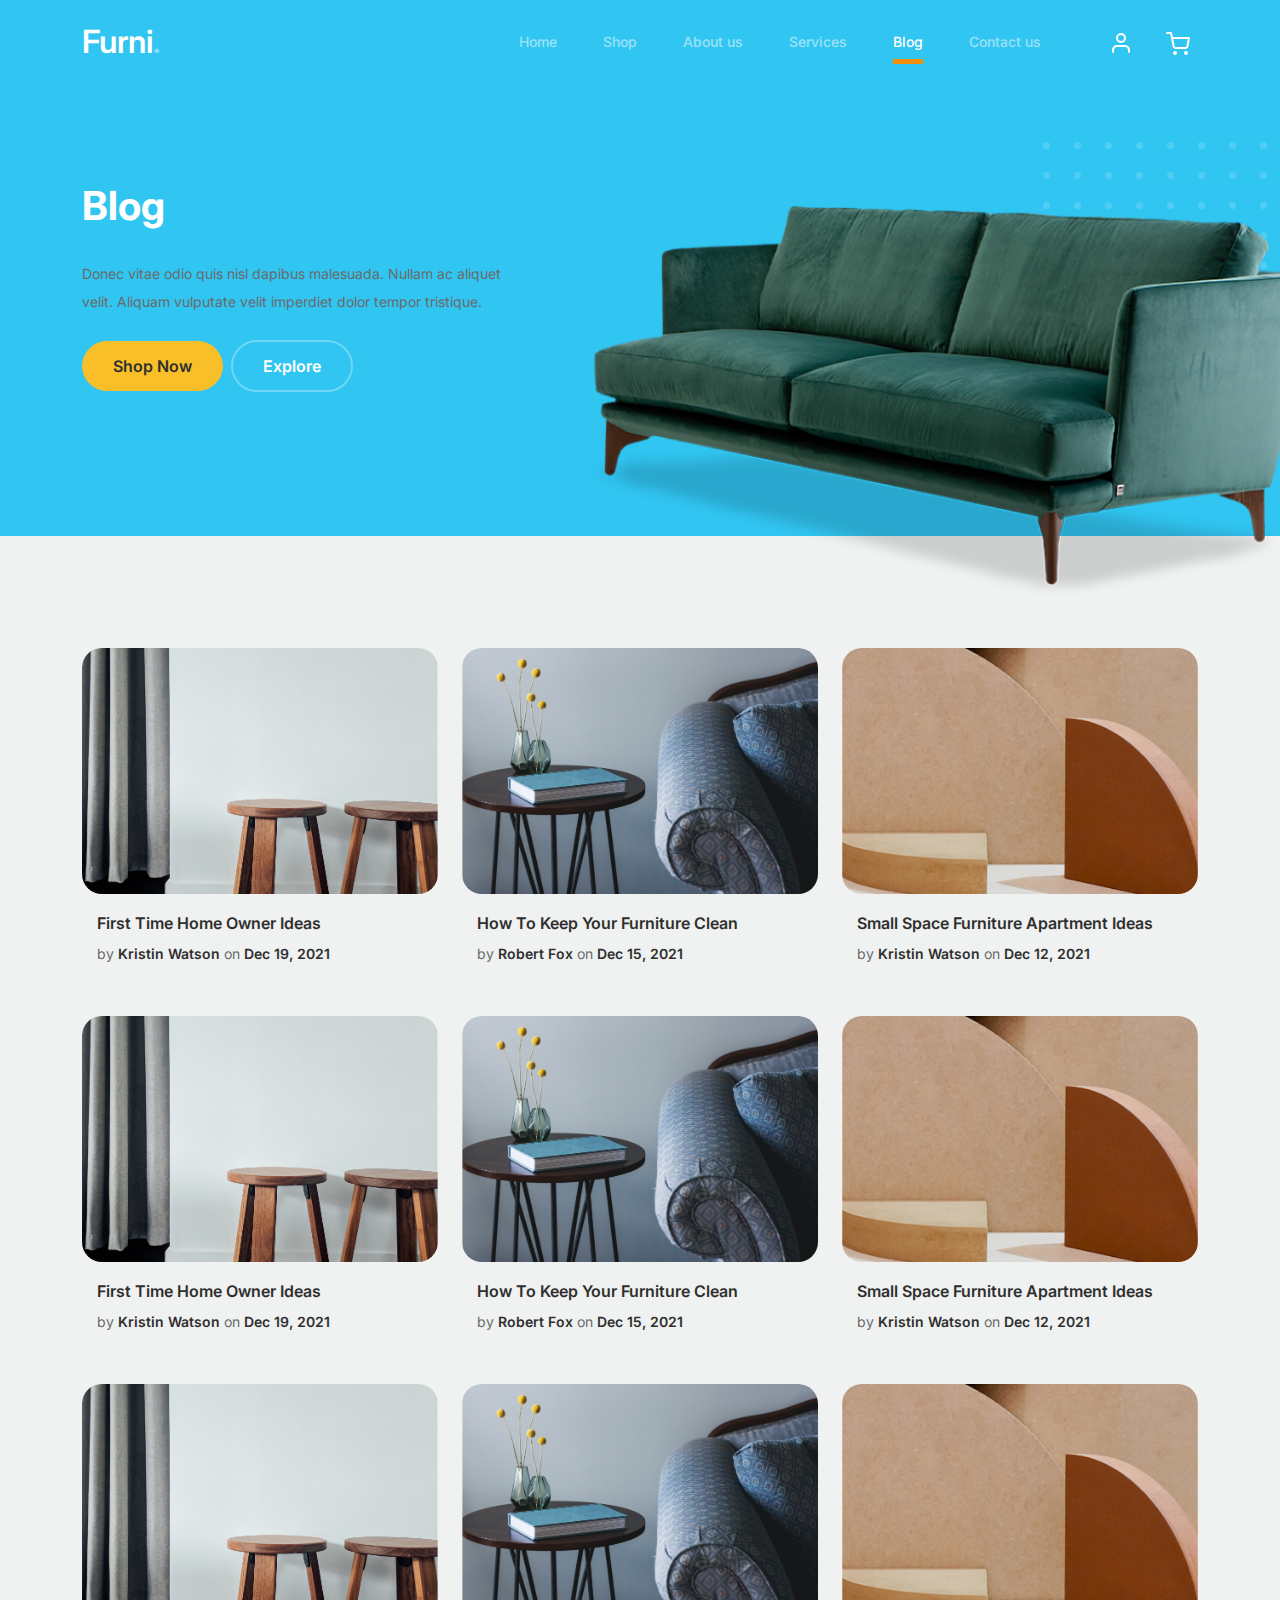
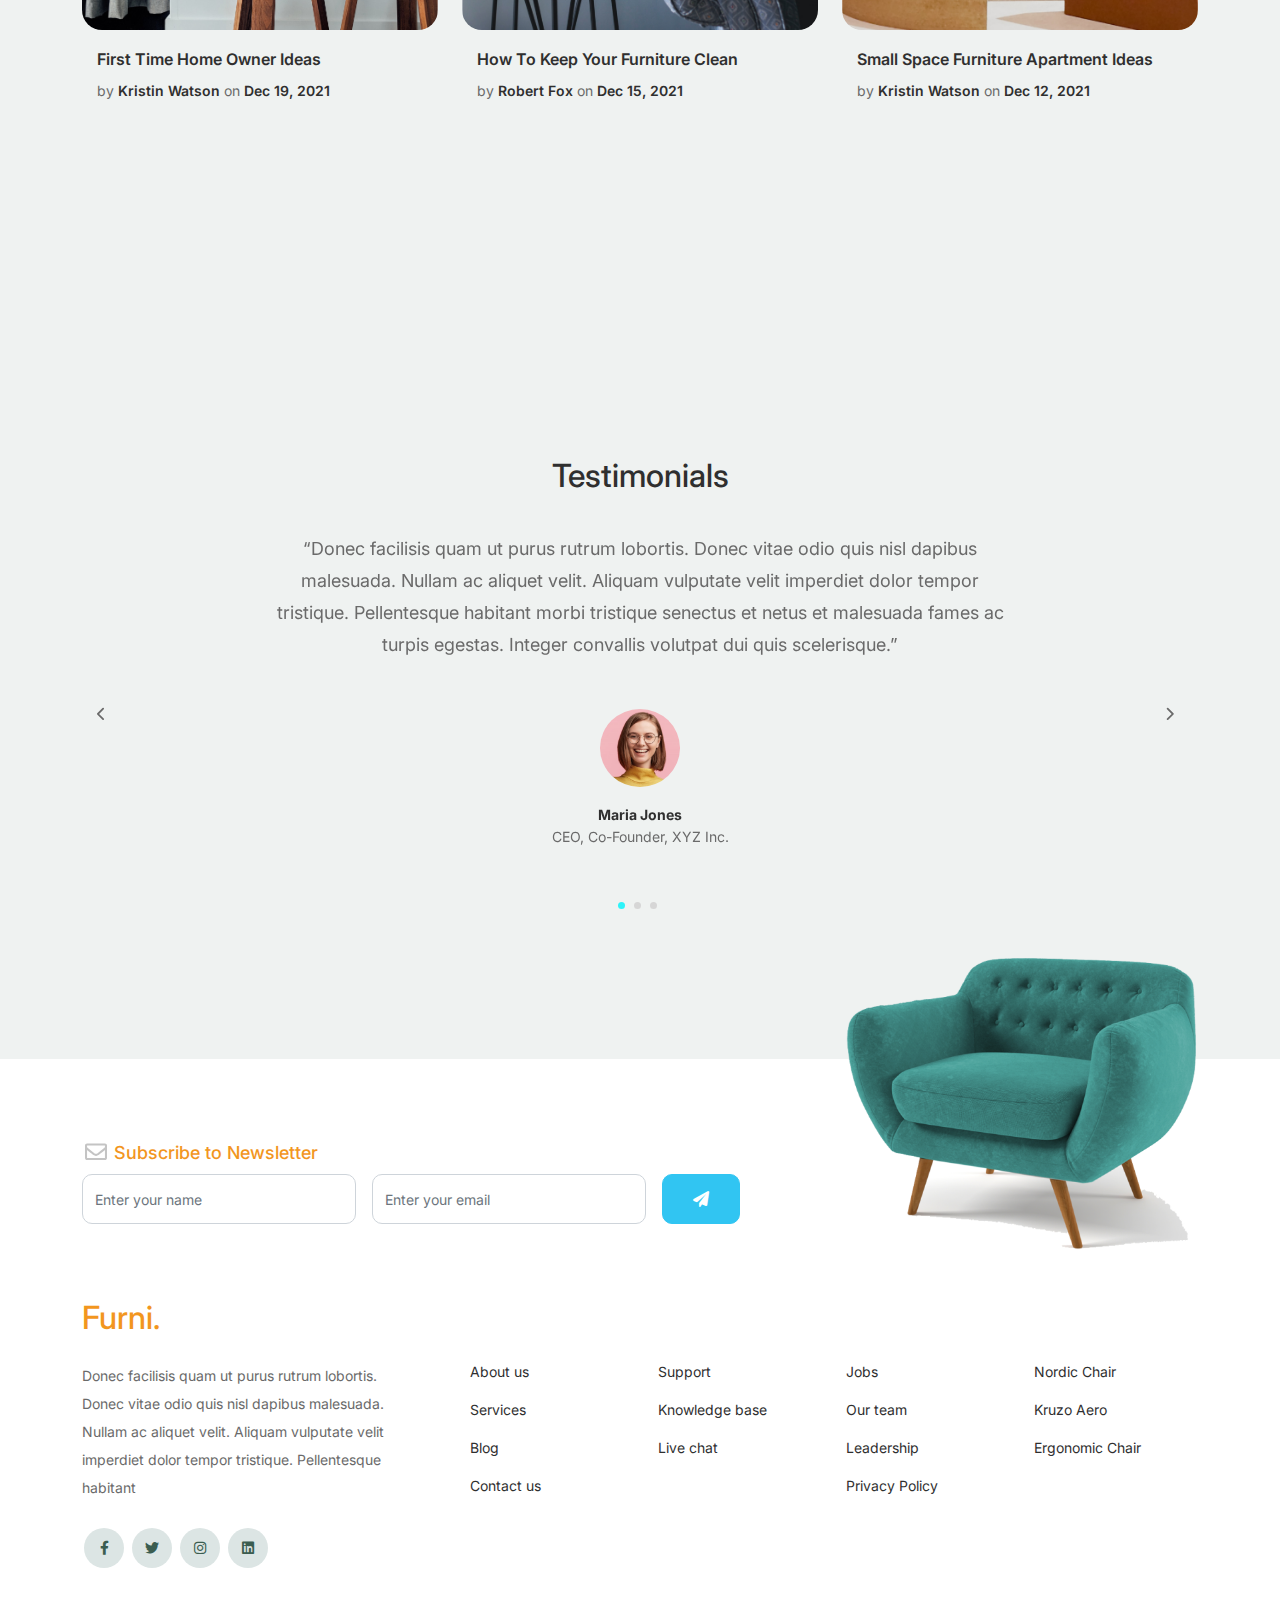
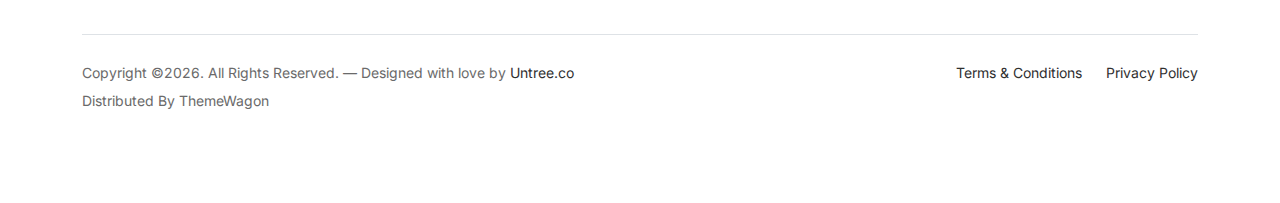
<file: blog.html>
<!-- /*
* Bootstrap 5
* Template Name: Furni
* Template Author: Untree.co
* Template URI: https://untree.co/
* License: https://creativecommons.org/licenses/by/3.0/
*/ -->
<!doctype html>
<html lang="en">
<head>
  <meta charset="utf-8">
  <meta name="viewport" content="width=device-width, initial-scale=1, shrink-to-fit=no">
  <meta name="author" content="Untree.co">
  <link rel="shortcut icon" href="favicon.png">

  <meta name="description" content="" />
  <meta name="keywords" content="bootstrap, bootstrap4" />

		<!-- Bootstrap CSS -->
		<link href="css/bootstrap.min.css" rel="stylesheet">
		<link href="https://cdnjs.cloudflare.com/ajax/libs/font-awesome/6.0.0-beta3/css/all.min.css" rel="stylesheet">
		<link href="css/tiny-slider.css" rel="stylesheet">
		<link href="css/style.css" rel="stylesheet">
		<title>Furni Free Bootstrap 5 Template for Furniture and Interior Design Websites by Untree.co </title>
	</head>

	<body>

		<!-- Start Header/Navigation -->
		<nav class="custom-navbar navbar navbar navbar-expand-md navbar-dark bg-dark" arial-label="Furni navigation bar">

			<div class="container">
				<a class="navbar-brand" href="index.html">Furni<span>.</span></a>

				<button class="navbar-toggler" type="button" data-bs-toggle="collapse" data-bs-target="#navbarsFurni" aria-controls="navbarsFurni" aria-expanded="false" aria-label="Toggle navigation">
					<span class="navbar-toggler-icon"></span>
				</button>

				<div class="collapse navbar-collapse" id="navbarsFurni">
					<ul class="custom-navbar-nav navbar-nav ms-auto mb-2 mb-md-0">
						<li class="nav-item">
							<a class="nav-link" href="index.html">Home</a>
						</li>
						<li><a class="nav-link" href="shop.html">Shop</a></li>
						<li><a class="nav-link" href="about.html">About us</a></li>
						<li><a class="nav-link" href="services.html">Services</a></li>
						<li class="active"><a class="nav-link" href="blog.html">Blog</a></li>
						<li><a class="nav-link" href="contact.html">Contact us</a></li>
					</ul>

					<ul class="custom-navbar-cta navbar-nav mb-2 mb-md-0 ms-5">
						<li><a class="nav-link" href="#"><img src="images/user.svg"></a></li>
						<li><a class="nav-link" href="cart.html"><img src="images/cart.svg"></a></li>
					</ul>
				</div>
			</div>
				
		</nav>
		<!-- End Header/Navigation -->

		<!-- Start Hero Section -->
			<div class="hero">
				<div class="container">
					<div class="row justify-content-between">
						<div class="col-lg-5">
							<div class="intro-excerpt">
								<h1>Blog</h1>
								<p class="mb-4">Donec vitae odio quis nisl dapibus malesuada. Nullam ac aliquet velit. Aliquam vulputate velit imperdiet dolor tempor tristique.</p>
								<p><a href="" class="btn btn-secondary me-2">Shop Now</a><a href="#" class="btn btn-white-outline">Explore</a></p>
							</div>
						</div>
						<div class="col-lg-7">
							<div class="hero-img-wrap">
								<img src="images/couch.png" class="img-fluid">
							</div>
						</div>
					</div>
				</div>
			</div>
		<!-- End Hero Section -->

		

		<!-- Start Blog Section -->
		<div class="blog-section">
			<div class="container">
				
				<div class="row">

					<div class="col-12 col-sm-6 col-md-4 mb-5">
						<div class="post-entry">
							<a href="#" class="post-thumbnail"><img src="images/post-1.jpg" alt="Image" class="img-fluid"></a>
							<div class="post-content-entry">
								<h3><a href="#">First Time Home Owner Ideas</a></h3>
								<div class="meta">
									<span>by <a href="#">Kristin Watson</a></span> <span>on <a href="#">Dec 19, 2021</a></span>
								</div>
							</div>
						</div>
					</div>

					<div class="col-12 col-sm-6 col-md-4 mb-5">
						<div class="post-entry">
							<a href="#" class="post-thumbnail"><img src="images/post-2.jpg" alt="Image" class="img-fluid"></a>
							<div class="post-content-entry">
								<h3><a href="#">How To Keep Your Furniture Clean</a></h3>
								<div class="meta">
									<span>by <a href="#">Robert Fox</a></span> <span>on <a href="#">Dec 15, 2021</a></span>
								</div>
							</div>
						</div>
					</div>

					<div class="col-12 col-sm-6 col-md-4 mb-5">
						<div class="post-entry">
							<a href="#" class="post-thumbnail"><img src="images/post-3.jpg" alt="Image" class="img-fluid"></a>
							<div class="post-content-entry">
								<h3><a href="#">Small Space Furniture Apartment Ideas</a></h3>
								<div class="meta">
									<span>by <a href="#">Kristin Watson</a></span> <span>on <a href="#">Dec 12, 2021</a></span>
								</div>
							</div>
						</div>
					</div>

					<div class="col-12 col-sm-6 col-md-4 mb-5">
						<div class="post-entry">
							<a href="#" class="post-thumbnail"><img src="images/post-1.jpg" alt="Image" class="img-fluid"></a>
							<div class="post-content-entry">
								<h3><a href="#">First Time Home Owner Ideas</a></h3>
								<div class="meta">
									<span>by <a href="#">Kristin Watson</a></span> <span>on <a href="#">Dec 19, 2021</a></span>
								</div>
							</div>
						</div>
					</div>

					<div class="col-12 col-sm-6 col-md-4 mb-5">
						<div class="post-entry">
							<a href="#" class="post-thumbnail"><img src="images/post-2.jpg" alt="Image" class="img-fluid"></a>
							<div class="post-content-entry">
								<h3><a href="#">How To Keep Your Furniture Clean</a></h3>
								<div class="meta">
									<span>by <a href="#">Robert Fox</a></span> <span>on <a href="#">Dec 15, 2021</a></span>
								</div>
							</div>
						</div>
					</div>

					<div class="col-12 col-sm-6 col-md-4 mb-5">
						<div class="post-entry">
							<a href="#" class="post-thumbnail"><img src="images/post-3.jpg" alt="Image" class="img-fluid"></a>
							<div class="post-content-entry">
								<h3><a href="#">Small Space Furniture Apartment Ideas</a></h3>
								<div class="meta">
									<span>by <a href="#">Kristin Watson</a></span> <span>on <a href="#">Dec 12, 2021</a></span>
								</div>
							</div>
						</div>
					</div>

					<div class="col-12 col-sm-6 col-md-4 mb-5">
						<div class="post-entry">
							<a href="#" class="post-thumbnail"><img src="images/post-1.jpg" alt="Image" class="img-fluid"></a>
							<div class="post-content-entry">
								<h3><a href="#">First Time Home Owner Ideas</a></h3>
								<div class="meta">
									<span>by <a href="#">Kristin Watson</a></span> <span>on <a href="#">Dec 19, 2021</a></span>
								</div>
							</div>
						</div>
					</div>

					<div class="col-12 col-sm-6 col-md-4 mb-5">
						<div class="post-entry">
							<a href="#" class="post-thumbnail"><img src="images/post-2.jpg" alt="Image" class="img-fluid"></a>
							<div class="post-content-entry">
								<h3><a href="#">How To Keep Your Furniture Clean</a></h3>
								<div class="meta">
									<span>by <a href="#">Robert Fox</a></span> <span>on <a href="#">Dec 15, 2021</a></span>
								</div>
							</div>
						</div>
					</div>

					<div class="col-12 col-sm-6 col-md-4 mb-5">
						<div class="post-entry">
							<a href="#" class="post-thumbnail"><img src="images/post-3.jpg" alt="Image" class="img-fluid"></a>
							<div class="post-content-entry">
								<h3><a href="#">Small Space Furniture Apartment Ideas</a></h3>
								<div class="meta">
									<span>by <a href="#">Kristin Watson</a></span> <span>on <a href="#">Dec 12, 2021</a></span>
								</div>
							</div>
						</div>
					</div>

				</div>
			</div>
		</div>
		<!-- End Blog Section -->	

		

		<!-- Start Testimonial Slider -->
		<div class="testimonial-section before-footer-section">
			<div class="container">
				<div class="row">
					<div class="col-lg-7 mx-auto text-center">
						<h2 class="section-title">Testimonials</h2>
					</div>
				</div>

				<div class="row justify-content-center">
					<div class="col-lg-12">
						<div class="testimonial-slider-wrap text-center">

							<div id="testimonial-nav">
								<span class="prev" data-controls="prev"><span class="fa fa-chevron-left"></span></span>
								<span class="next" data-controls="next"><span class="fa fa-chevron-right"></span></span>
							</div>

							<div class="testimonial-slider">
								
								<div class="item">
									<div class="row justify-content-center">
										<div class="col-lg-8 mx-auto">

											<div class="testimonial-block text-center">
												<blockquote class="mb-5">
													<p>&ldquo;Donec facilisis quam ut purus rutrum lobortis. Donec vitae odio quis nisl dapibus malesuada. Nullam ac aliquet velit. Aliquam vulputate velit imperdiet dolor tempor tristique. Pellentesque habitant morbi tristique senectus et netus et malesuada fames ac turpis egestas. Integer convallis volutpat dui quis scelerisque.&rdquo;</p>
												</blockquote>

												<div class="author-info">
													<div class="author-pic">
														<img src="images/person-1.png" alt="Maria Jones" class="img-fluid">
													</div>
													<h3 class="font-weight-bold">Maria Jones</h3>
													<span class="position d-block mb-3">CEO, Co-Founder, XYZ Inc.</span>
												</div>
											</div>

										</div>
									</div>
								</div> 
								<!-- END item -->

								<div class="item">
									<div class="row justify-content-center">
										<div class="col-lg-8 mx-auto">

											<div class="testimonial-block text-center">
												<blockquote class="mb-5">
													<p>&ldquo;Donec facilisis quam ut purus rutrum lobortis. Donec vitae odio quis nisl dapibus malesuada. Nullam ac aliquet velit. Aliquam vulputate velit imperdiet dolor tempor tristique. Pellentesque habitant morbi tristique senectus et netus et malesuada fames ac turpis egestas. Integer convallis volutpat dui quis scelerisque.&rdquo;</p>
												</blockquote>

												<div class="author-info">
													<div class="author-pic">
														<img src="images/person-1.png" alt="Maria Jones" class="img-fluid">
													</div>
													<h3 class="font-weight-bold">Maria Jones</h3>
													<span class="position d-block mb-3">CEO, Co-Founder, XYZ Inc.</span>
												</div>
											</div>

										</div>
									</div>
								</div> 
								<!-- END item -->

								<div class="item">
									<div class="row justify-content-center">
										<div class="col-lg-8 mx-auto">

											<div class="testimonial-block text-center">
												<blockquote class="mb-5">
													<p>&ldquo;Donec facilisis quam ut purus rutrum lobortis. Donec vitae odio quis nisl dapibus malesuada. Nullam ac aliquet velit. Aliquam vulputate velit imperdiet dolor tempor tristique. Pellentesque habitant morbi tristique senectus et netus et malesuada fames ac turpis egestas. Integer convallis volutpat dui quis scelerisque.&rdquo;</p>
												</blockquote>

												<div class="author-info">
													<div class="author-pic">
														<img src="images/person-1.png" alt="Maria Jones" class="img-fluid">
													</div>
													<h3 class="font-weight-bold">Maria Jones</h3>
													<span class="position d-block mb-3">CEO, Co-Founder, XYZ Inc.</span>
												</div>
											</div>

										</div>
									</div>
								</div> 
								<!-- END item -->

							</div>

						</div>
					</div>
				</div>
			</div>
		</div>
		<!-- End Testimonial Slider -->

		

		<!-- Start Footer Section -->
		<footer class="footer-section">
			<div class="container relative">

				<div class="sofa-img">
					<img src="images/sofa.png" alt="Image" class="img-fluid">
				</div>

				<div class="row">
					<div class="col-lg-8">
						<div class="subscription-form">
							<h3 class="d-flex align-items-center"><span class="me-1"><img src="images/envelope-outline.svg" alt="Image" class="img-fluid"></span><span>Subscribe to Newsletter</span></h3>

							<form action="#" class="row g-3">
								<div class="col-auto">
									<input type="text" class="form-control" placeholder="Enter your name">
								</div>
								<div class="col-auto">
									<input type="email" class="form-control" placeholder="Enter your email">
								</div>
								<div class="col-auto">
									<button class="btn btn-primary">
										<span class="fa fa-paper-plane"></span>
									</button>
								</div>
							</form>

						</div>
					</div>
				</div>

				<div class="row g-5 mb-5">
					<div class="col-lg-4">
						<div class="mb-4 footer-logo-wrap"><a href="#" class="footer-logo">Furni<span>.</span></a></div>
						<p class="mb-4">Donec facilisis quam ut purus rutrum lobortis. Donec vitae odio quis nisl dapibus malesuada. Nullam ac aliquet velit. Aliquam vulputate velit imperdiet dolor tempor tristique. Pellentesque habitant</p>

						<ul class="list-unstyled custom-social">
							<li><a href="#"><span class="fa fa-brands fa-facebook-f"></span></a></li>
							<li><a href="#"><span class="fa fa-brands fa-twitter"></span></a></li>
							<li><a href="#"><span class="fa fa-brands fa-instagram"></span></a></li>
							<li><a href="#"><span class="fa fa-brands fa-linkedin"></span></a></li>
						</ul>
					</div>

					<div class="col-lg-8">
						<div class="row links-wrap">
							<div class="col-6 col-sm-6 col-md-3">
								<ul class="list-unstyled">
									<li><a href="#">About us</a></li>
									<li><a href="#">Services</a></li>
									<li><a href="#">Blog</a></li>
									<li><a href="#">Contact us</a></li>
								</ul>
							</div>

							<div class="col-6 col-sm-6 col-md-3">
								<ul class="list-unstyled">
									<li><a href="#">Support</a></li>
									<li><a href="#">Knowledge base</a></li>
									<li><a href="#">Live chat</a></li>
								</ul>
							</div>

							<div class="col-6 col-sm-6 col-md-3">
								<ul class="list-unstyled">
									<li><a href="#">Jobs</a></li>
									<li><a href="#">Our team</a></li>
									<li><a href="#">Leadership</a></li>
									<li><a href="#">Privacy Policy</a></li>
								</ul>
							</div>

							<div class="col-6 col-sm-6 col-md-3">
								<ul class="list-unstyled">
									<li><a href="#">Nordic Chair</a></li>
									<li><a href="#">Kruzo Aero</a></li>
									<li><a href="#">Ergonomic Chair</a></li>
								</ul>
							</div>
						</div>
					</div>

				</div>

				<div class="border-top copyright">
					<div class="row pt-4">
						<div class="col-lg-6">
							<p class="mb-2 text-center text-lg-start">Copyright &copy;<script>document.write(new Date().getFullYear());</script>. All Rights Reserved. &mdash; Designed with love by <a href="https://untree.co">Untree.co</a> Distributed By <a hreff="https://themewagon.com">ThemeWagon</a>  <!-- License information: https://untree.co/license/ -->
            </p>
						</div>

						<div class="col-lg-6 text-center text-lg-end">
							<ul class="list-unstyled d-inline-flex ms-auto">
								<li class="me-4"><a href="#">Terms &amp; Conditions</a></li>
								<li><a href="#">Privacy Policy</a></li>
							</ul>
						</div>

					</div>
				</div>

			</div>
		</footer>
		<!-- End Footer Section -->	


		<script src="js/bootstrap.bundle.min.js"></script>
		<script src="js/tiny-slider.js"></script>
		<script src="js/custom.js"></script>
	</body>

</html>
</file>
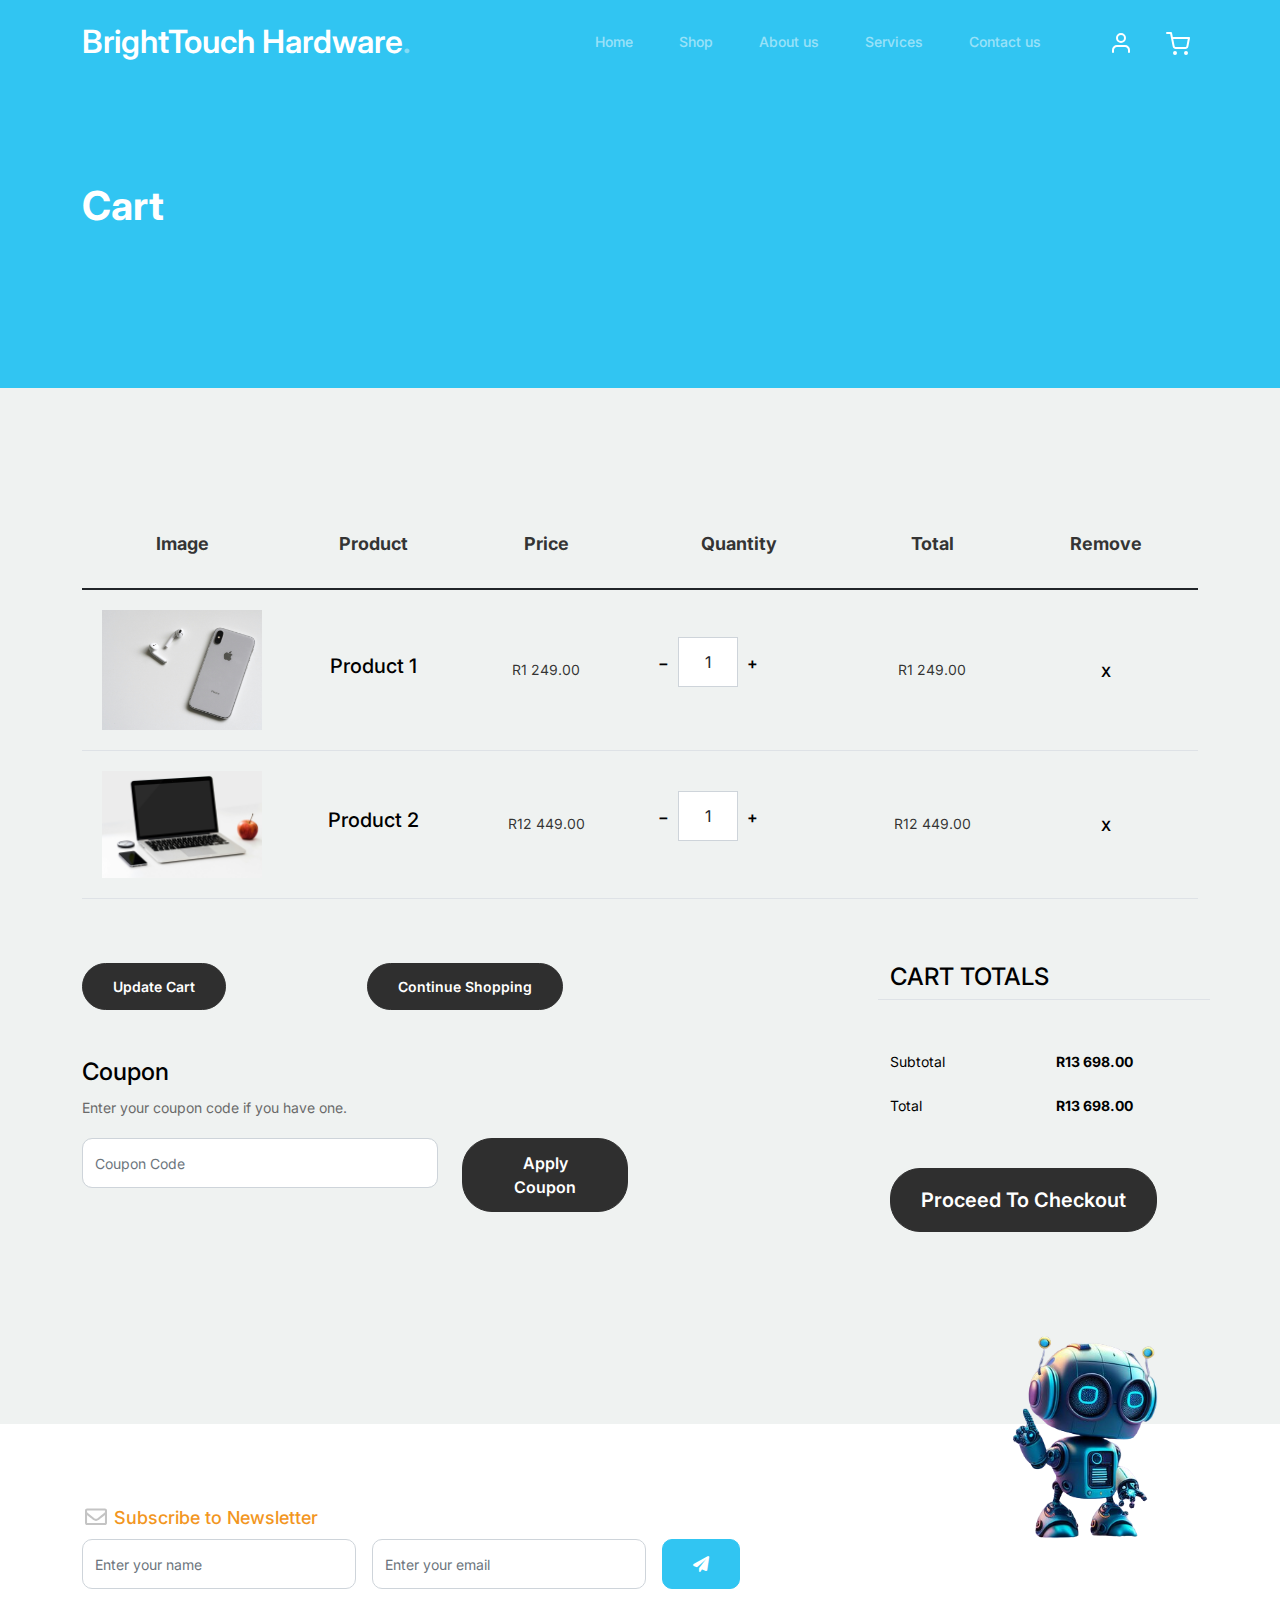
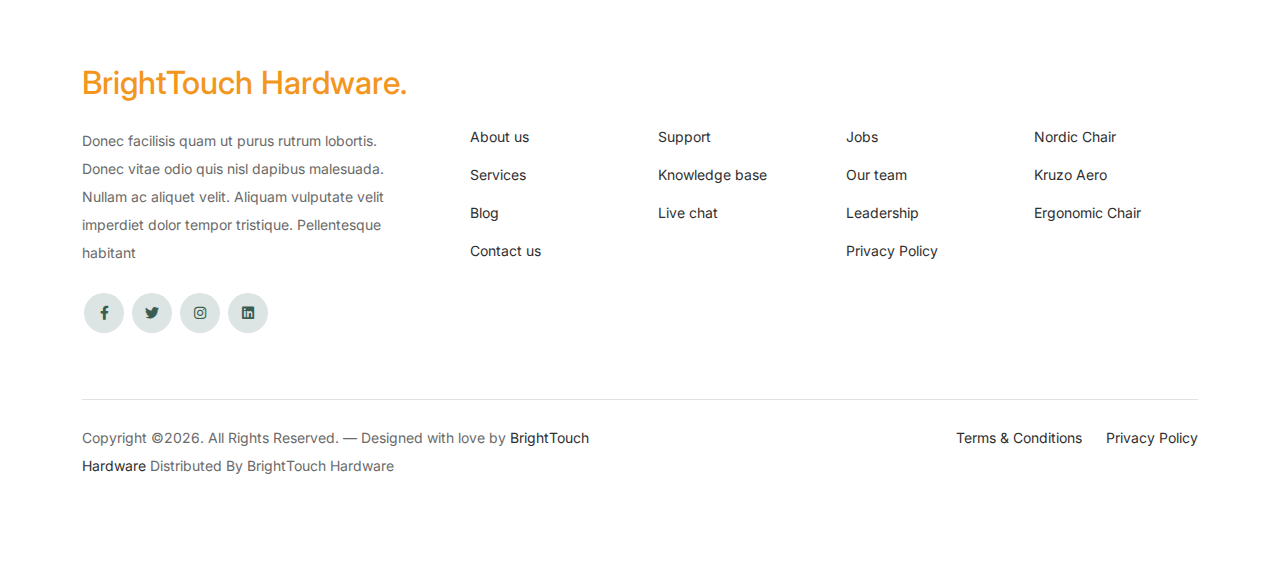
<file: cart.html>
<!doctype html>
<html lang="en">
<head>
  <meta charset="utf-8">
  <meta name="viewport" content="width=device-width, initial-scale=1, shrink-to-fit=no">
  <meta name="author" content="BrightTouch">
  <link rel="shortcut icon" href="images/logo.png">

  <meta name="description" content="" />
  <meta name="keywords" content="bootstrap, bootstrap4" />

		<!-- Bootstrap CSS -->
		<link href="css/bootstrap.min.css" rel="stylesheet">
		<link href="https://cdnjs.cloudflare.com/ajax/libs/font-awesome/6.0.0-beta3/css/all.min.css" rel="stylesheet">
		<link href="css/tiny-slider.css" rel="stylesheet">
		<link href="css/style.css" rel="stylesheet">
		<title>BrightTouch Hardware</title>
	</head>

	<body>

		<!-- Start Header/Navigation -->
		<nav class="custom-navbar navbar navbar navbar-expand-md navbar-dark bg-dark" arial-label="Furni navigation bar">

			<div class="container">
				<a class="navbar-brand" href="index.html">BrightTouch Hardware<span>.</span></a>

				<button class="navbar-toggler" type="button" data-bs-toggle="collapse" data-bs-target="#navbarsFurni" aria-controls="navbarsFurni" aria-expanded="false" aria-label="Toggle navigation">
					<span class="navbar-toggler-icon"></span>
				</button>

				<div class="collapse navbar-collapse" id="navbarsFurni">
					<ul class="custom-navbar-nav navbar-nav ms-auto mb-2 mb-md-0">
						<li class="nav-item ">
							<a class="nav-link" href="index.html">Home</a>
						</li>
						<li><a class="nav-link" href="shop.html">Shop</a></li>
						<li><a class="nav-link" href="about.html">About us</a></li>
						<li><a class="nav-link" href="services.html">Services</a></li>
						<li><a class="nav-link" href="contact.html">Contact us</a></li>
					</ul>

					<ul class="custom-navbar-cta navbar-nav mb-2 mb-md-0 ms-5">
						<li><a class="nav-link" href="#"><img src="images/user.svg"></a></li>
						<li><a class="nav-link" href="cart.html"><img src="images/cart.svg"></a></li>
					</ul>
				</div>
			</div>
				
		</nav>
		<!-- End Header/Navigation -->

		<!-- Start Hero Section -->
			<div class="hero">
				<div class="container">
					<div class="row justify-content-between">
						<div class="col-lg-5">
							<div class="intro-excerpt">
								<h1>Cart</h1>
							</div>
						</div>
						<div class="col-lg-7">
							
						</div>
					</div>
				</div>
			</div>
		<!-- End Hero Section -->

		

		<div class="untree_co-section before-footer-section">
            <div class="container">
              <div class="row mb-5">
                <form class="col-md-12" method="post">
                  <div class="site-blocks-table">
                    <table class="table">
                      <thead>
                        <tr>
                          <th class="product-thumbnail">Image</th>
                          <th class="product-name">Product</th>
                          <th class="product-price">Price</th>
                          <th class="product-quantity">Quantity</th>
                          <th class="product-total">Total</th>
                          <th class="product-remove">Remove</th>
                        </tr>
                      </thead>
                      <tbody>
                        <tr>
                          <td class="product-thumbnail">
                            <img src="images/pexels-jessbaileydesign-788946.jpg" alt="Image" class="img-fluid">
                          </td>
                          <td class="product-name">
                            <h2 class="h5 text-black">Product 1</h2>
                          </td>
                          <td>R1 249.00</td>
                          <td>
                            <div class="input-group mb-3 d-flex align-items-center quantity-container" style="max-width: 120px;">
                              <div class="input-group-prepend">
                                <button class="btn btn-outline-black decrease" type="button">&minus;</button>
                              </div>
                              <input type="text" class="form-control text-center quantity-amount" value="1" placeholder="" aria-label="Example text with button addon" aria-describedby="button-addon1">
                              <div class="input-group-append">
                                <button class="btn btn-outline-black increase" type="button">&plus;</button>
                              </div>
                            </div>
        
                          </td>
                          <td>R1 249.00</td>
                          <td><a href="#" class="btn btn-black btn-sm">X</a></td>
                        </tr>
        
                        <tr>
                          <td class="product-thumbnail">
                            <img src="images/pexels-morningtrain-18105.jpg" alt="Image" class="img-fluid">
                          </td>
                          <td class="product-name">
                            <h2 class="h5 text-black">Product 2</h2>
                          </td>
                          <td>R12 449.00</td>
                          <td>
                            <div class="input-group mb-3 d-flex align-items-center quantity-container" style="max-width: 120px;">
                              <div class="input-group-prepend">
                                <button class="btn btn-outline-black decrease" type="button">&minus;</button>
                              </div>
                              <input type="text" class="form-control text-center quantity-amount" value="1" placeholder="" aria-label="Example text with button addon" aria-describedby="button-addon1">
                              <div class="input-group-append">
                                <button class="btn btn-outline-black increase" type="button">&plus;</button>
                              </div>
                            </div>
        
                          </td>
                          <td>R12 449.00</td>
                          <td><a href="#" class="btn btn-black btn-sm">X</a></td>
                        </tr>
                      </tbody>
                    </table>
                  </div>
                </form>
              </div>
        
              <div class="row">
                <div class="col-md-6">
                  <div class="row mb-5">
                    <div class="col-md-6 mb-3 mb-md-0">
                      <button class="btn btn-black btn-sm btn-block">Update Cart</button>
                    </div>
                    <div class="col-md-6">
                      <button class="btn btn-outline-black btn-sm btn-block">Continue Shopping</button>
                    </div>
                  </div>
                  <div class="row">
                    <div class="col-md-12">
                      <label class="text-black h4" for="coupon">Coupon</label>
                      <p>Enter your coupon code if you have one.</p>
                    </div>
                    <div class="col-md-8 mb-3 mb-md-0">
                      <input type="text" class="form-control py-3" id="coupon" placeholder="Coupon Code">
                    </div>
                    <div class="col-md-4">
                      <button class="btn btn-black">Apply Coupon</button>
                    </div>
                  </div>
                </div>
                <div class="col-md-6 pl-5">
                  <div class="row justify-content-end">
                    <div class="col-md-7">
                      <div class="row">
                        <div class="col-md-12 text-right border-bottom mb-5">
                          <h3 class="text-black h4 text-uppercase">Cart Totals</h3>
                        </div>
                      </div>
                      <div class="row mb-3">
                        <div class="col-md-6">
                          <span class="text-black">Subtotal</span>
                        </div>
                        <div class="col-md-6 text-right">
                          <strong class="text-black">R13 698.00</strong>
                        </div>
                      </div>
                      <div class="row mb-5">
                        <div class="col-md-6">
                          <span class="text-black">Total</span>
                        </div>
                        <div class="col-md-6 text-right">
                          <strong class="text-black">R13 698.00</strong>
                        </div>
                      </div>
        
                      <div class="row">
                        <div class="col-md-12">
                          <button class="btn btn-black btn-lg py-3 btn-block" onclick="window.location='checkout.html'">Proceed To Checkout</button>
                        </div>
                      </div>
                    </div>
                  </div>
                </div>
              </div>
            </div>
          </div>
		

		<!-- Start Footer Section -->
		<footer class="footer-section">
			<div class="container relative">

				<div class="sofa-img">
					<img src="images/360_F_trans.png" alt="Image" class="img-fluid">
				</div>

				<div class="row">
					<div class="col-lg-8">
						<div class="subscription-form">
							<h3 class="d-flex align-items-center"><span class="me-1"><img src="images/envelope-outline.svg" alt="Image" class="img-fluid"></span><span>Subscribe to Newsletter</span></h3>

							<form action="#" class="row g-3">
								<div class="col-auto">
									<input type="text" class="form-control" placeholder="Enter your name">
								</div>
								<div class="col-auto">
									<input type="email" class="form-control" placeholder="Enter your email">
								</div>
								<div class="col-auto">
									<button class="btn btn-primary">
										<span class="fa fa-paper-plane"></span>
									</button>
								</div>
							</form>

						</div>
					</div>
				</div>

				<div class="row g-5 mb-5">
					<div class="col-lg-4">
						<div class="mb-4 footer-logo-wrap"><a href="#" class="footer-logo">BrightTouch Hardware<span>.</span></a></div>
						<p class="mb-4">Donec facilisis quam ut purus rutrum lobortis. Donec vitae odio quis nisl dapibus malesuada. Nullam ac aliquet velit. Aliquam vulputate velit imperdiet dolor tempor tristique. Pellentesque habitant</p>

						<ul class="list-unstyled custom-social">
							<li><a href="#"><span class="fa fa-brands fa-facebook-f"></span></a></li>
							<li><a href="#"><span class="fa fa-brands fa-twitter"></span></a></li>
							<li><a href="#"><span class="fa fa-brands fa-instagram"></span></a></li>
							<li><a href="#"><span class="fa fa-brands fa-linkedin"></span></a></li>
						</ul>
					</div>

					<div class="col-lg-8">
						<div class="row links-wrap">
							<div class="col-6 col-sm-6 col-md-3">
								<ul class="list-unstyled">
									<li><a href="#">About us</a></li>
									<li><a href="#">Services</a></li>
									<li><a href="#">Blog</a></li>
									<li><a href="#">Contact us</a></li>
								</ul>
							</div>

							<div class="col-6 col-sm-6 col-md-3">
								<ul class="list-unstyled">
									<li><a href="#">Support</a></li>
									<li><a href="#">Knowledge base</a></li>
									<li><a href="#">Live chat</a></li>
								</ul>
							</div>

							<div class="col-6 col-sm-6 col-md-3">
								<ul class="list-unstyled">
									<li><a href="#">Jobs</a></li>
									<li><a href="#">Our team</a></li>
									<li><a href="#">Leadership</a></li>
									<li><a href="#">Privacy Policy</a></li>
								</ul>
							</div>

							<div class="col-6 col-sm-6 col-md-3">
								<ul class="list-unstyled">
									<li><a href="#">Nordic Chair</a></li>
									<li><a href="#">Kruzo Aero</a></li>
									<li><a href="#">Ergonomic Chair</a></li>
								</ul>
							</div>
						</div>
					</div>

				</div>

				<div class="border-top copyright">
					<div class="row pt-4">
						<div class="col-lg-6">
							<p class="mb-2 text-center text-lg-start">Copyright &copy;<script>document.write(new Date().getFullYear());</script>. All Rights Reserved. &mdash; Designed with love by <a href="https://brighttouchitexperts.co.za">BrightTouch Hardware</a> Distributed By <a hreff="https://brighttouchitexperts.co.ca">BrightTouch Hardware</a> 
            </p>
						</div>

						<div class="col-lg-6 text-center text-lg-end">
							<ul class="list-unstyled d-inline-flex ms-auto">
								<li class="me-4"><a href="#">Terms &amp; Conditions</a></li>
								<li><a href="#">Privacy Policy</a></li>
							</ul>
						</div>

					</div>
				</div>

			</div>
		</footer>
		<!-- End Footer Section -->	


		<script src="js/bootstrap.bundle.min.js"></script>
		<script src="js/tiny-slider.js"></script>
		<script src="js/custom.js"></script>
	</body>

</html>
</file>
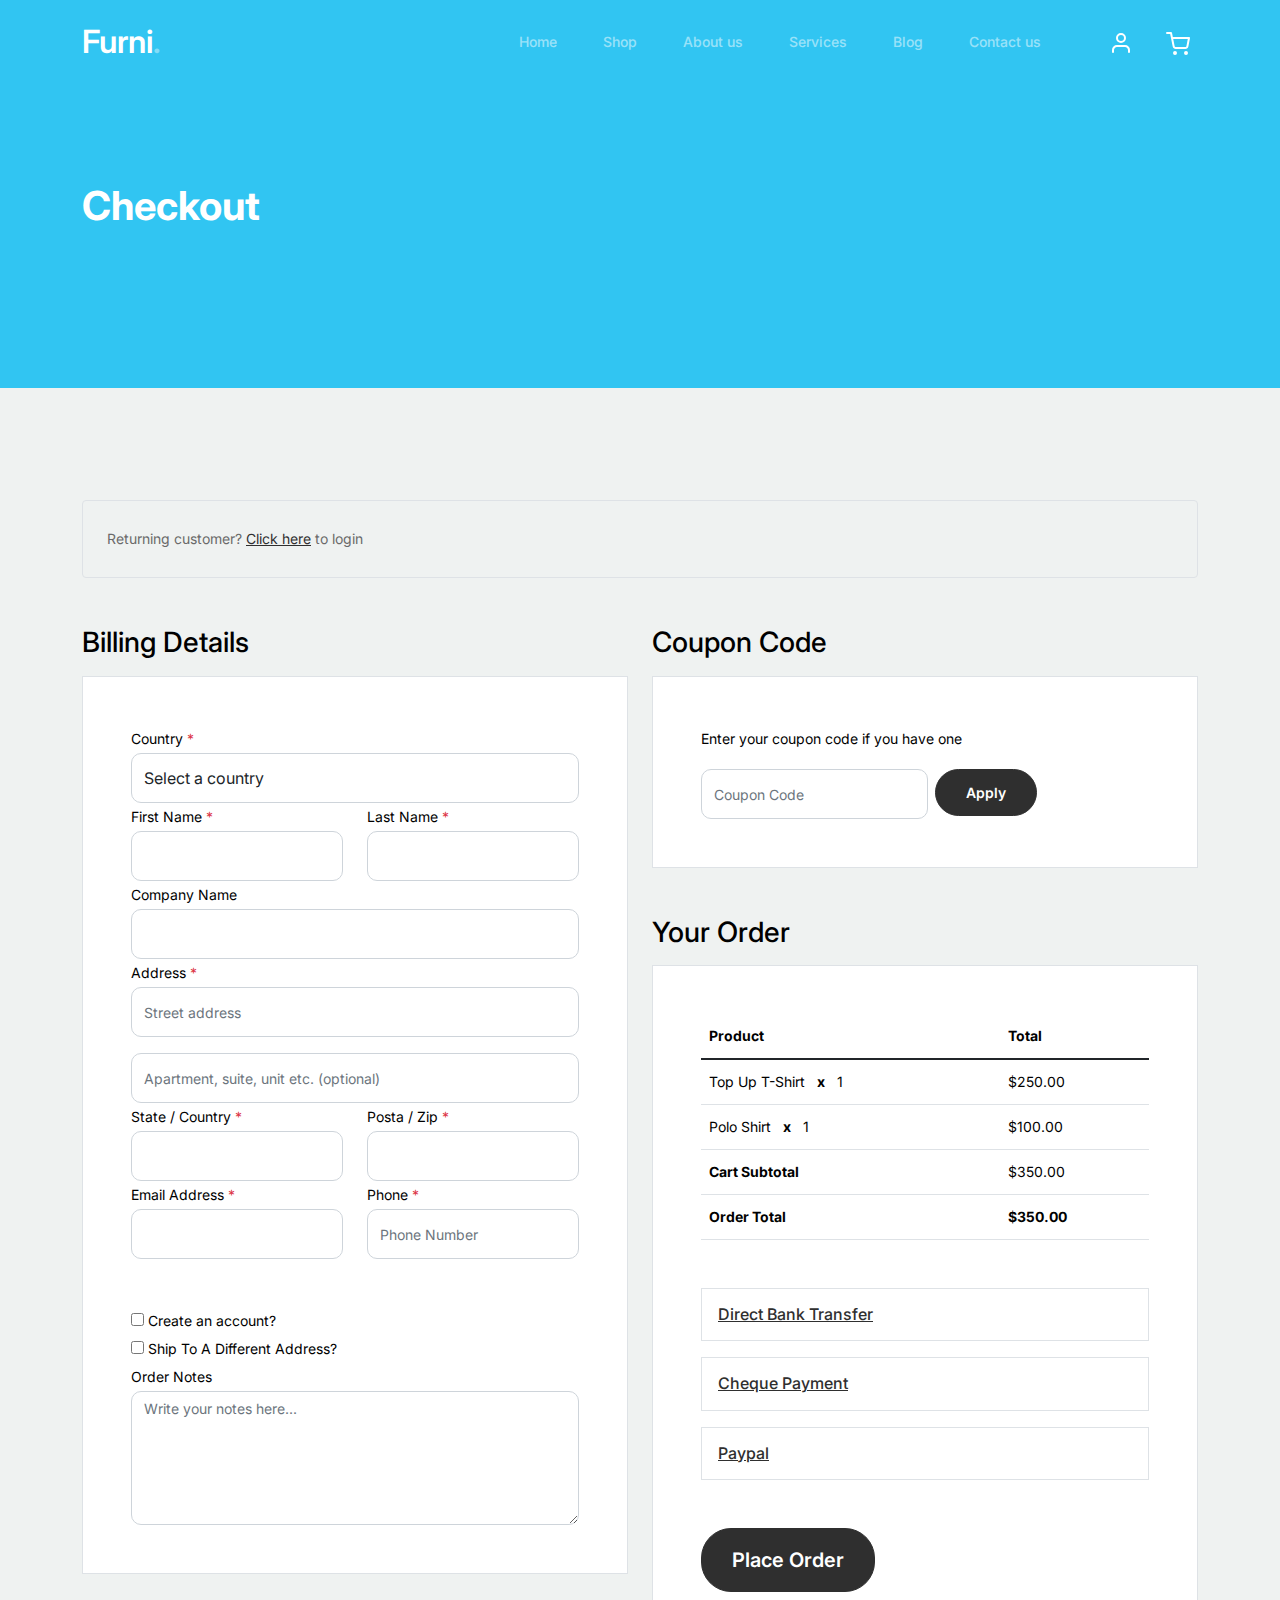
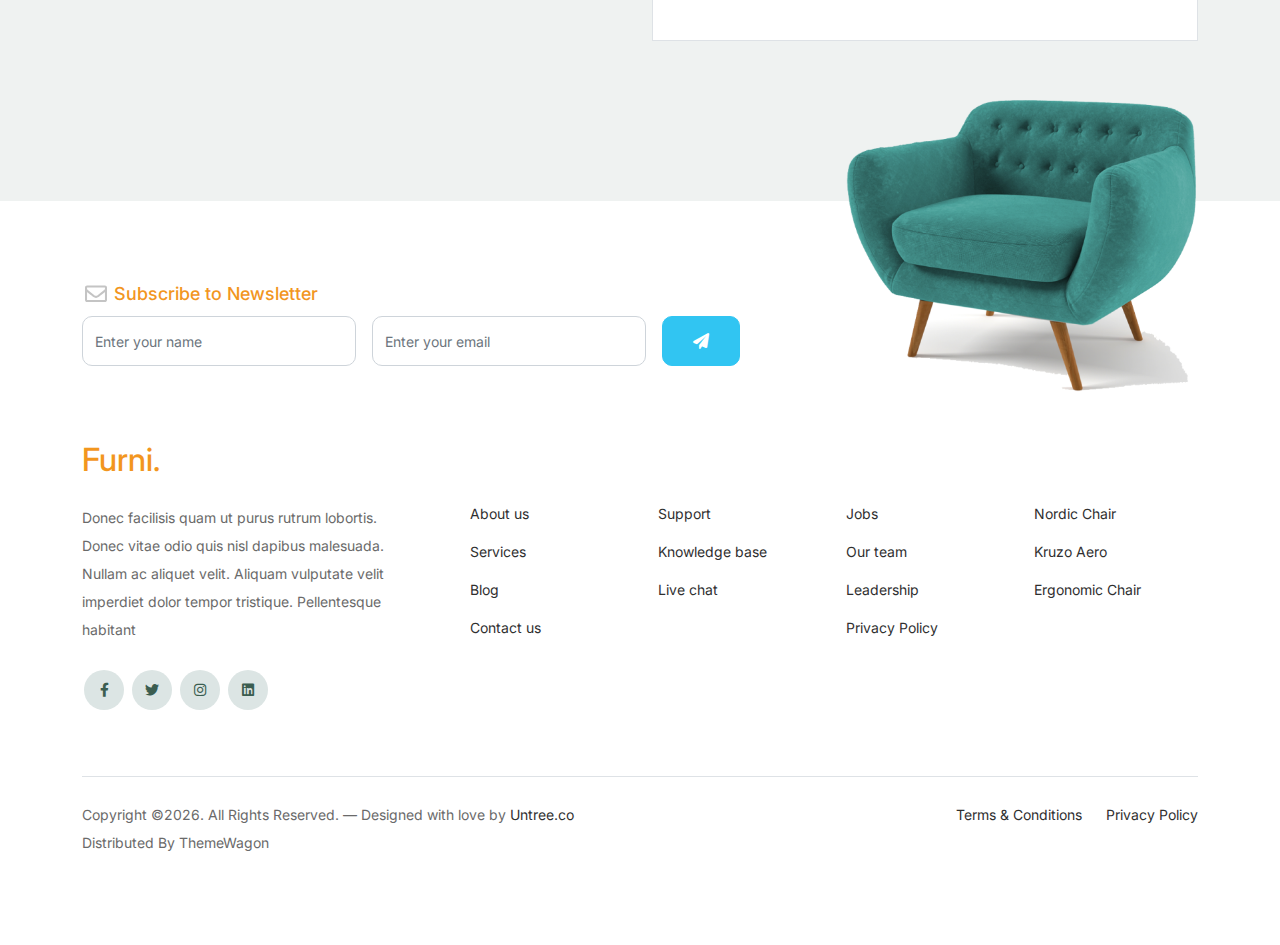
<file: checkout.html>
<!-- /*
* Bootstrap 5
* Template Name: Furni
* Template Author: Untree.co
* Template URI: https://untree.co/
* License: https://creativecommons.org/licenses/by/3.0/
*/ -->
<!doctype html>
<html lang="en">
<head>
  <meta charset="utf-8">
  <meta name="viewport" content="width=device-width, initial-scale=1, shrink-to-fit=no">
  <meta name="author" content="Untree.co">
  <link rel="shortcut icon" href="favicon.png">

  <meta name="description" content="" />
  <meta name="keywords" content="bootstrap, bootstrap4" />

		<!-- Bootstrap CSS -->
		<link href="css/bootstrap.min.css" rel="stylesheet">
		<link href="https://cdnjs.cloudflare.com/ajax/libs/font-awesome/6.0.0-beta3/css/all.min.css" rel="stylesheet">
		<link href="css/tiny-slider.css" rel="stylesheet">
		<link href="css/style.css" rel="stylesheet">
		<title>Furni Free Bootstrap 5 Template for Furniture and Interior Design Websites by Untree.co </title>
	</head>

	<body>

		<!-- Start Header/Navigation -->
		<nav class="custom-navbar navbar navbar navbar-expand-md navbar-dark bg-dark" arial-label="Furni navigation bar">

			<div class="container">
				<a class="navbar-brand" href="index.html">Furni<span>.</span></a>

				<button class="navbar-toggler" type="button" data-bs-toggle="collapse" data-bs-target="#navbarsFurni" aria-controls="navbarsFurni" aria-expanded="false" aria-label="Toggle navigation">
					<span class="navbar-toggler-icon"></span>
				</button>

				<div class="collapse navbar-collapse" id="navbarsFurni">
					<ul class="custom-navbar-nav navbar-nav ms-auto mb-2 mb-md-0">
						<li class="nav-item ">
							<a class="nav-link" href="index.html">Home</a>
						</li>
						<li><a class="nav-link" href="shop.html">Shop</a></li>
						<li><a class="nav-link" href="about.html">About us</a></li>
						<li><a class="nav-link" href="services.html">Services</a></li>
						<li><a class="nav-link" href="blog.html">Blog</a></li>
						<li><a class="nav-link" href="contact.html">Contact us</a></li>
					</ul>

					<ul class="custom-navbar-cta navbar-nav mb-2 mb-md-0 ms-5">
						<li><a class="nav-link" href="#"><img src="images/user.svg"></a></li>
						<li><a class="nav-link" href="cart.html"><img src="images/cart.svg"></a></li>
					</ul>
				</div>
			</div>
				
		</nav>
		<!-- End Header/Navigation -->

		<!-- Start Hero Section -->
			<div class="hero">
				<div class="container">
					<div class="row justify-content-between">
						<div class="col-lg-5">
							<div class="intro-excerpt">
								<h1>Checkout</h1>
							</div>
						</div>
						<div class="col-lg-7">
							
						</div>
					</div>
				</div>
			</div>
		<!-- End Hero Section -->

		<div class="untree_co-section">
		    <div class="container">
		      <div class="row mb-5">
		        <div class="col-md-12">
		          <div class="border p-4 rounded" role="alert">
		            Returning customer? <a href="#">Click here</a> to login
		          </div>
		        </div>
		      </div>
		      <div class="row">
		        <div class="col-md-6 mb-5 mb-md-0">
		          <h2 class="h3 mb-3 text-black">Billing Details</h2>
		          <div class="p-3 p-lg-5 border bg-white">
		            <div class="form-group">
		              <label for="c_country" class="text-black">Country <span class="text-danger">*</span></label>
		              <select id="c_country" class="form-control">
		                <option value="1">Select a country</option>    
		                <option value="2">bangladesh</option>    
		                <option value="3">Algeria</option>    
		                <option value="4">Afghanistan</option>    
		                <option value="5">Ghana</option>    
		                <option value="6">Albania</option>    
		                <option value="7">Bahrain</option>    
		                <option value="8">Colombia</option>    
		                <option value="9">Dominican Republic</option>    
		              </select>
		            </div>
		            <div class="form-group row">
		              <div class="col-md-6">
		                <label for="c_fname" class="text-black">First Name <span class="text-danger">*</span></label>
		                <input type="text" class="form-control" id="c_fname" name="c_fname">
		              </div>
		              <div class="col-md-6">
		                <label for="c_lname" class="text-black">Last Name <span class="text-danger">*</span></label>
		                <input type="text" class="form-control" id="c_lname" name="c_lname">
		              </div>
		            </div>

		            <div class="form-group row">
		              <div class="col-md-12">
		                <label for="c_companyname" class="text-black">Company Name </label>
		                <input type="text" class="form-control" id="c_companyname" name="c_companyname">
		              </div>
		            </div>

		            <div class="form-group row">
		              <div class="col-md-12">
		                <label for="c_address" class="text-black">Address <span class="text-danger">*</span></label>
		                <input type="text" class="form-control" id="c_address" name="c_address" placeholder="Street address">
		              </div>
		            </div>

		            <div class="form-group mt-3">
		              <input type="text" class="form-control" placeholder="Apartment, suite, unit etc. (optional)">
		            </div>

		            <div class="form-group row">
		              <div class="col-md-6">
		                <label for="c_state_country" class="text-black">State / Country <span class="text-danger">*</span></label>
		                <input type="text" class="form-control" id="c_state_country" name="c_state_country">
		              </div>
		              <div class="col-md-6">
		                <label for="c_postal_zip" class="text-black">Posta / Zip <span class="text-danger">*</span></label>
		                <input type="text" class="form-control" id="c_postal_zip" name="c_postal_zip">
		              </div>
		            </div>

		            <div class="form-group row mb-5">
		              <div class="col-md-6">
		                <label for="c_email_address" class="text-black">Email Address <span class="text-danger">*</span></label>
		                <input type="text" class="form-control" id="c_email_address" name="c_email_address">
		              </div>
		              <div class="col-md-6">
		                <label for="c_phone" class="text-black">Phone <span class="text-danger">*</span></label>
		                <input type="text" class="form-control" id="c_phone" name="c_phone" placeholder="Phone Number">
		              </div>
		            </div>

		            <div class="form-group">
		              <label for="c_create_account" class="text-black" data-bs-toggle="collapse" href="#create_an_account" role="button" aria-expanded="false" aria-controls="create_an_account"><input type="checkbox" value="1" id="c_create_account"> Create an account?</label>
		              <div class="collapse" id="create_an_account">
		                <div class="py-2 mb-4">
		                  <p class="mb-3">Create an account by entering the information below. If you are a returning customer please login at the top of the page.</p>
		                  <div class="form-group">
		                    <label for="c_account_password" class="text-black">Account Password</label>
		                    <input type="email" class="form-control" id="c_account_password" name="c_account_password" placeholder="">
		                  </div>
		                </div>
		              </div>
		            </div>


		            <div class="form-group">
		              <label for="c_ship_different_address" class="text-black" data-bs-toggle="collapse" href="#ship_different_address" role="button" aria-expanded="false" aria-controls="ship_different_address"><input type="checkbox" value="1" id="c_ship_different_address"> Ship To A Different Address?</label>
		              <div class="collapse" id="ship_different_address">
		                <div class="py-2">

		                  <div class="form-group">
		                    <label for="c_diff_country" class="text-black">Country <span class="text-danger">*</span></label>
		                    <select id="c_diff_country" class="form-control">
		                      <option value="1">Select a country</option>    
		                      <option value="2">bangladesh</option>    
		                      <option value="3">Algeria</option>    
		                      <option value="4">Afghanistan</option>    
		                      <option value="5">Ghana</option>    
		                      <option value="6">Albania</option>    
		                      <option value="7">Bahrain</option>    
		                      <option value="8">Colombia</option>    
		                      <option value="9">Dominican Republic</option>    
		                    </select>
		                  </div>


		                  <div class="form-group row">
		                    <div class="col-md-6">
		                      <label for="c_diff_fname" class="text-black">First Name <span class="text-danger">*</span></label>
		                      <input type="text" class="form-control" id="c_diff_fname" name="c_diff_fname">
		                    </div>
		                    <div class="col-md-6">
		                      <label for="c_diff_lname" class="text-black">Last Name <span class="text-danger">*</span></label>
		                      <input type="text" class="form-control" id="c_diff_lname" name="c_diff_lname">
		                    </div>
		                  </div>

		                  <div class="form-group row">
		                    <div class="col-md-12">
		                      <label for="c_diff_companyname" class="text-black">Company Name </label>
		                      <input type="text" class="form-control" id="c_diff_companyname" name="c_diff_companyname">
		                    </div>
		                  </div>

		                  <div class="form-group row  mb-3">
		                    <div class="col-md-12">
		                      <label for="c_diff_address" class="text-black">Address <span class="text-danger">*</span></label>
		                      <input type="text" class="form-control" id="c_diff_address" name="c_diff_address" placeholder="Street address">
		                    </div>
		                  </div>

		                  <div class="form-group">
		                    <input type="text" class="form-control" placeholder="Apartment, suite, unit etc. (optional)">
		                  </div>

		                  <div class="form-group row">
		                    <div class="col-md-6">
		                      <label for="c_diff_state_country" class="text-black">State / Country <span class="text-danger">*</span></label>
		                      <input type="text" class="form-control" id="c_diff_state_country" name="c_diff_state_country">
		                    </div>
		                    <div class="col-md-6">
		                      <label for="c_diff_postal_zip" class="text-black">Posta / Zip <span class="text-danger">*</span></label>
		                      <input type="text" class="form-control" id="c_diff_postal_zip" name="c_diff_postal_zip">
		                    </div>
		                  </div>

		                  <div class="form-group row mb-5">
		                    <div class="col-md-6">
		                      <label for="c_diff_email_address" class="text-black">Email Address <span class="text-danger">*</span></label>
		                      <input type="text" class="form-control" id="c_diff_email_address" name="c_diff_email_address">
		                    </div>
		                    <div class="col-md-6">
		                      <label for="c_diff_phone" class="text-black">Phone <span class="text-danger">*</span></label>
		                      <input type="text" class="form-control" id="c_diff_phone" name="c_diff_phone" placeholder="Phone Number">
		                    </div>
		                  </div>

		                </div>

		              </div>
		            </div>

		            <div class="form-group">
		              <label for="c_order_notes" class="text-black">Order Notes</label>
		              <textarea name="c_order_notes" id="c_order_notes" cols="30" rows="5" class="form-control" placeholder="Write your notes here..."></textarea>
		            </div>

		          </div>
		        </div>
		        <div class="col-md-6">

		          <div class="row mb-5">
		            <div class="col-md-12">
		              <h2 class="h3 mb-3 text-black">Coupon Code</h2>
		              <div class="p-3 p-lg-5 border bg-white">

		                <label for="c_code" class="text-black mb-3">Enter your coupon code if you have one</label>
		                <div class="input-group w-75 couponcode-wrap">
		                  <input type="text" class="form-control me-2" id="c_code" placeholder="Coupon Code" aria-label="Coupon Code" aria-describedby="button-addon2">
		                  <div class="input-group-append">
		                    <button class="btn btn-black btn-sm" type="button" id="button-addon2">Apply</button>
		                  </div>
		                </div>

		              </div>
		            </div>
		          </div>

		          <div class="row mb-5">
		            <div class="col-md-12">
		              <h2 class="h3 mb-3 text-black">Your Order</h2>
		              <div class="p-3 p-lg-5 border bg-white">
		                <table class="table site-block-order-table mb-5">
		                  <thead>
		                    <th>Product</th>
		                    <th>Total</th>
		                  </thead>
		                  <tbody>
		                    <tr>
		                      <td>Top Up T-Shirt <strong class="mx-2">x</strong> 1</td>
		                      <td>$250.00</td>
		                    </tr>
		                    <tr>
		                      <td>Polo Shirt <strong class="mx-2">x</strong>   1</td>
		                      <td>$100.00</td>
		                    </tr>
		                    <tr>
		                      <td class="text-black font-weight-bold"><strong>Cart Subtotal</strong></td>
		                      <td class="text-black">$350.00</td>
		                    </tr>
		                    <tr>
		                      <td class="text-black font-weight-bold"><strong>Order Total</strong></td>
		                      <td class="text-black font-weight-bold"><strong>$350.00</strong></td>
		                    </tr>
		                  </tbody>
		                </table>

		                <div class="border p-3 mb-3">
		                  <h3 class="h6 mb-0"><a class="d-block" data-bs-toggle="collapse" href="#collapsebank" role="button" aria-expanded="false" aria-controls="collapsebank">Direct Bank Transfer</a></h3>

		                  <div class="collapse" id="collapsebank">
		                    <div class="py-2">
		                      <p class="mb-0">Make your payment directly into our bank account. Please use your Order ID as the payment reference. Your order won’t be shipped until the funds have cleared in our account.</p>
		                    </div>
		                  </div>
		                </div>

		                <div class="border p-3 mb-3">
		                  <h3 class="h6 mb-0"><a class="d-block" data-bs-toggle="collapse" href="#collapsecheque" role="button" aria-expanded="false" aria-controls="collapsecheque">Cheque Payment</a></h3>

		                  <div class="collapse" id="collapsecheque">
		                    <div class="py-2">
		                      <p class="mb-0">Make your payment directly into our bank account. Please use your Order ID as the payment reference. Your order won’t be shipped until the funds have cleared in our account.</p>
		                    </div>
		                  </div>
		                </div>

		                <div class="border p-3 mb-5">
		                  <h3 class="h6 mb-0"><a class="d-block" data-bs-toggle="collapse" href="#collapsepaypal" role="button" aria-expanded="false" aria-controls="collapsepaypal">Paypal</a></h3>

		                  <div class="collapse" id="collapsepaypal">
		                    <div class="py-2">
		                      <p class="mb-0">Make your payment directly into our bank account. Please use your Order ID as the payment reference. Your order won’t be shipped until the funds have cleared in our account.</p>
		                    </div>
		                  </div>
		                </div>

		                <div class="form-group">
		                  <button class="btn btn-black btn-lg py-3 btn-block" onclick="window.location='thankyou.html'">Place Order</button>
		                </div>

		              </div>
		            </div>
		          </div>

		        </div>
		      </div>
		      <!-- </form> -->
		    </div>
		  </div>

		<!-- Start Footer Section -->
		<footer class="footer-section">
			<div class="container relative">

				<div class="sofa-img">
					<img src="images/sofa.png" alt="Image" class="img-fluid">
				</div>

				<div class="row">
					<div class="col-lg-8">
						<div class="subscription-form">
							<h3 class="d-flex align-items-center"><span class="me-1"><img src="images/envelope-outline.svg" alt="Image" class="img-fluid"></span><span>Subscribe to Newsletter</span></h3>

							<form action="#" class="row g-3">
								<div class="col-auto">
									<input type="text" class="form-control" placeholder="Enter your name">
								</div>
								<div class="col-auto">
									<input type="email" class="form-control" placeholder="Enter your email">
								</div>
								<div class="col-auto">
									<button class="btn btn-primary">
										<span class="fa fa-paper-plane"></span>
									</button>
								</div>
							</form>

						</div>
					</div>
				</div>

				<div class="row g-5 mb-5">
					<div class="col-lg-4">
						<div class="mb-4 footer-logo-wrap"><a href="#" class="footer-logo">Furni<span>.</span></a></div>
						<p class="mb-4">Donec facilisis quam ut purus rutrum lobortis. Donec vitae odio quis nisl dapibus malesuada. Nullam ac aliquet velit. Aliquam vulputate velit imperdiet dolor tempor tristique. Pellentesque habitant</p>

						<ul class="list-unstyled custom-social">
							<li><a href="#"><span class="fa fa-brands fa-facebook-f"></span></a></li>
							<li><a href="#"><span class="fa fa-brands fa-twitter"></span></a></li>
							<li><a href="#"><span class="fa fa-brands fa-instagram"></span></a></li>
							<li><a href="#"><span class="fa fa-brands fa-linkedin"></span></a></li>
						</ul>
					</div>

					<div class="col-lg-8">
						<div class="row links-wrap">
							<div class="col-6 col-sm-6 col-md-3">
								<ul class="list-unstyled">
									<li><a href="#">About us</a></li>
									<li><a href="#">Services</a></li>
									<li><a href="#">Blog</a></li>
									<li><a href="#">Contact us</a></li>
								</ul>
							</div>

							<div class="col-6 col-sm-6 col-md-3">
								<ul class="list-unstyled">
									<li><a href="#">Support</a></li>
									<li><a href="#">Knowledge base</a></li>
									<li><a href="#">Live chat</a></li>
								</ul>
							</div>

							<div class="col-6 col-sm-6 col-md-3">
								<ul class="list-unstyled">
									<li><a href="#">Jobs</a></li>
									<li><a href="#">Our team</a></li>
									<li><a href="#">Leadership</a></li>
									<li><a href="#">Privacy Policy</a></li>
								</ul>
							</div>

							<div class="col-6 col-sm-6 col-md-3">
								<ul class="list-unstyled">
									<li><a href="#">Nordic Chair</a></li>
									<li><a href="#">Kruzo Aero</a></li>
									<li><a href="#">Ergonomic Chair</a></li>
								</ul>
							</div>
						</div>
					</div>

				</div>

				<div class="border-top copyright">
					<div class="row pt-4">
						<div class="col-lg-6">
							<p class="mb-2 text-center text-lg-start">Copyright &copy;<script>document.write(new Date().getFullYear());</script>. All Rights Reserved. &mdash; Designed with love by <a href="https://untree.co">Untree.co</a> Distributed By <a hreff="https://themewagon.com">ThemeWagon</a>  <!-- License information: https://untree.co/license/ -->
            </p>
						</div>

						<div class="col-lg-6 text-center text-lg-end">
							<ul class="list-unstyled d-inline-flex ms-auto">
								<li class="me-4"><a href="#">Terms &amp; Conditions</a></li>
								<li><a href="#">Privacy Policy</a></li>
							</ul>
						</div>

					</div>
				</div>

			</div>
		</footer>
		<!-- End Footer Section -->	


		<script src="js/bootstrap.bundle.min.js"></script>
		<script src="js/tiny-slider.js"></script>
		<script src="js/custom.js"></script>
	</body>

</html>
</file>
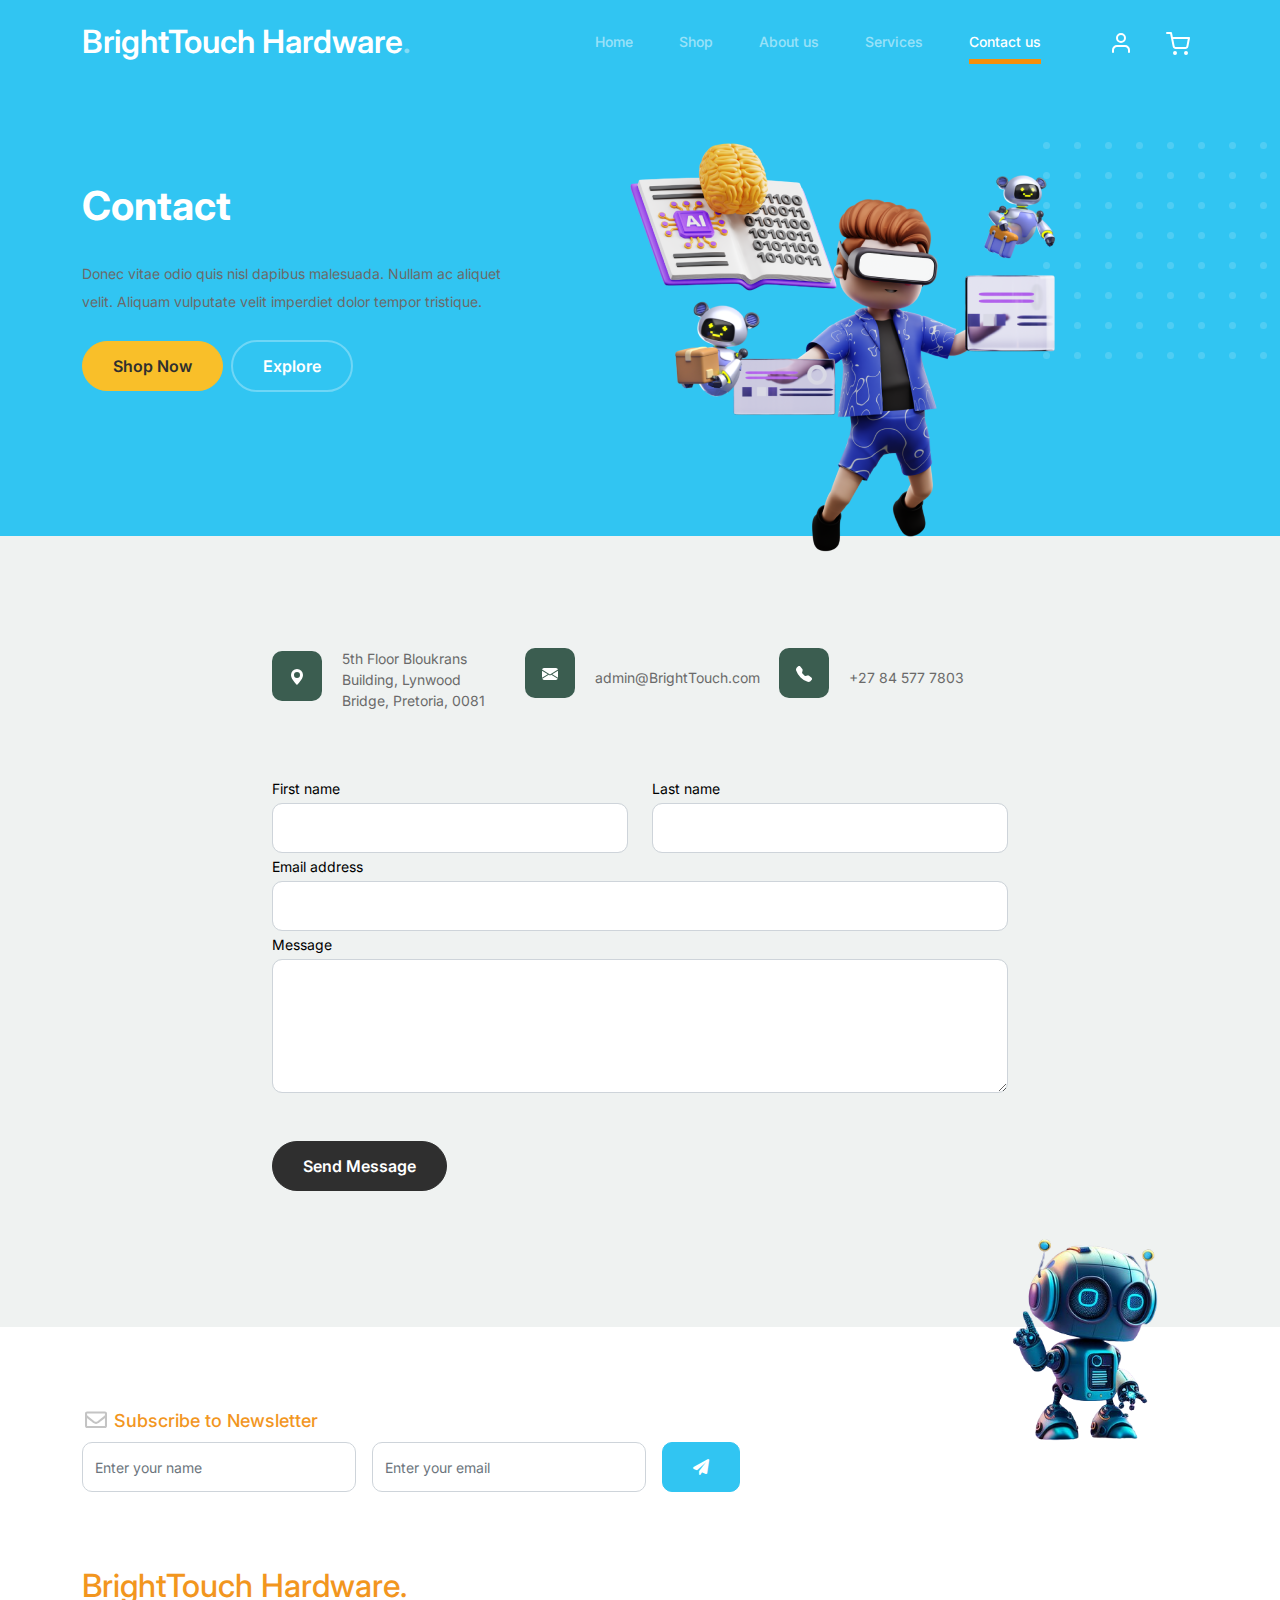
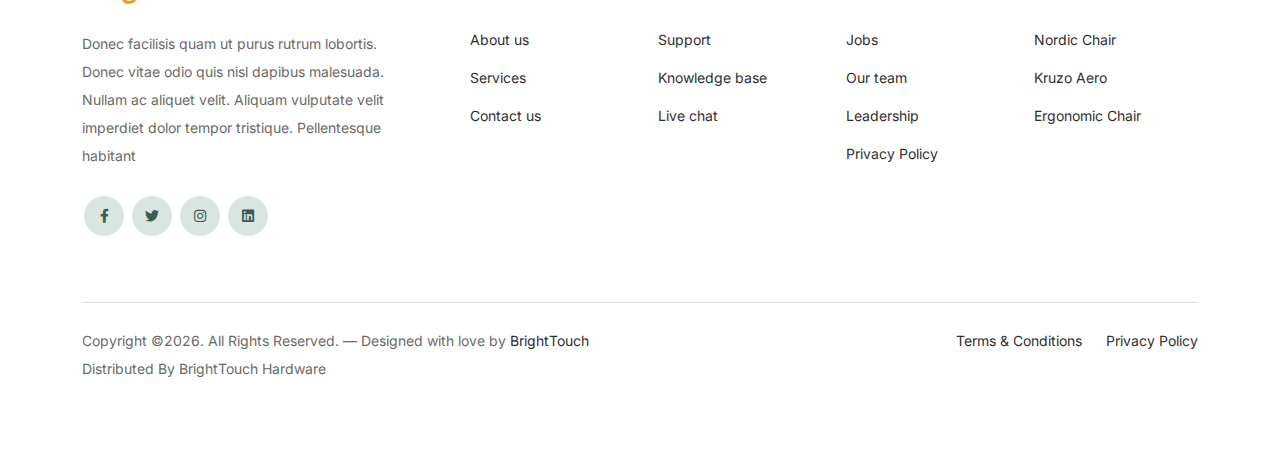
<file: contact.html>
<!doctype html>
<html lang="en">
<head>
  <meta charset="utf-8">
  <meta name="viewport" content="width=device-width, initial-scale=1, shrink-to-fit=no">
  <meta name="author" content="BrightTouch">
  <link rel="shortcut icon" href="images/logo.png">

  <meta name="description" content="" />
  <meta name="keywords" content="bootstrap, bootstrap4" />

		<!-- Bootstrap CSS -->
		<link href="css/bootstrap.min.css" rel="stylesheet">
		<link href="https://cdnjs.cloudflare.com/ajax/libs/font-awesome/6.0.0-beta3/css/all.min.css" rel="stylesheet">
		<link href="css/tiny-slider.css" rel="stylesheet">
		<link href="css/style.css" rel="stylesheet">
		<title>BrightTouch Hardware</title>
	</head>

	<body>

		<!-- Start Header/Navigation -->
		<nav class="custom-navbar navbar navbar navbar-expand-md navbar-dark bg-dark" arial-label="Furni navigation bar">

			<div class="container">
				<a class="navbar-brand" href="index.html">BrightTouch Hardware<span>.</span></a>

				<button class="navbar-toggler" type="button" data-bs-toggle="collapse" data-bs-target="#navbarsFurni" aria-controls="navbarsFurni" aria-expanded="false" aria-label="Toggle navigation">
					<span class="navbar-toggler-icon"></span>
				</button>

				<div class="collapse navbar-collapse" id="navbarsFurni">
					<ul class="custom-navbar-nav navbar-nav ms-auto mb-2 mb-md-0">
						<li class="nav-item">
							<a class="nav-link" href="index.html">Home</a>
						</li>
						<li><a class="nav-link" href="shop.html">Shop</a></li>
						<li><a class="nav-link" href="about.html">About us</a></li>
						<li><a class="nav-link" href="services.html">Services</a></li>
						<li class="active"><a class="nav-link" href="contact.html">Contact us</a></li>
					</ul>

					<ul class="custom-navbar-cta navbar-nav mb-2 mb-md-0 ms-5">
						<li><a class="nav-link" href="#"><img src="images/user.svg"></a></li>
						<li><a class="nav-link" href="cart.html"><img src="images/cart.svg"></a></li>
					</ul>
				</div>
			</div>
				
		</nav>
		<!-- End Header/Navigation -->

		<!-- Start Hero Section -->
			<div class="hero">
				<div class="container">
					<div class="row justify-content-between">
						<div class="col-lg-5">
							<div class="intro-excerpt">
								<h1>Contact</h1>
								<p class="mb-4">Donec vitae odio quis nisl dapibus malesuada. Nullam ac aliquet velit. Aliquam vulputate velit imperdiet dolor tempor tristique.</p>
								<p><a href="" class="btn btn-secondary me-2">Shop Now</a><a href="#" class="btn btn-white-outline">Explore</a></p>
							</div>
						</div>
						<div class="col-lg-7">
							<div class="hero-img-wrap">
								<img src="images/about.png" class="img-fluid">
							</div>
						</div>
					</div>
				</div>
			</div>
		<!-- End Hero Section -->

		
		<!-- Start Contact Form -->
		<div class="untree_co-section">
      <div class="container">

        <div class="block">
          <div class="row justify-content-center">


            <div class="col-md-8 col-lg-8 pb-4">


              <div class="row mb-5">
                <div class="col-lg-4">
                  <div  class="service no-shadow align-items-center link horizontal d-flex active" data-aos="fade-left" data-aos-delay="0">
                    <div class="service-icon color-1 mb-4">
                      <svg xmlns="http://www.w3.org/2000/svg" width="16" height="16" fill="currentColor" class="bi bi-geo-alt-fill" viewBox="0 0 16 16">
                        <path d="M8 16s6-5.686 6-10A6 6 0 0 0 2 6c0 4.314 6 10 6 10zm0-7a3 3 0 1 1 0-6 3 3 0 0 1 0 6z"/>
                      </svg>
                    </div> <!-- /.icon -->
                    <div class="service-contents">
                      <p>5th Floor Bloukrans Building, Lynwood Bridge, Pretoria, 0081</p>
                    </div> <!-- /.service-contents-->
                  </div> <!-- /.service -->
                </div>

                <div class="col-lg-4">
                  <div  class="service no-shadow align-items-center link horizontal d-flex active" data-aos="fade-left" data-aos-delay="0">
                    <div class="service-icon color-1 mb-4">
                      <svg xmlns="http://www.w3.org/2000/svg" width="16" height="16" fill="currentColor" class="bi bi-envelope-fill" viewBox="0 0 16 16">
                        <path d="M.05 3.555A2 2 0 0 1 2 2h12a2 2 0 0 1 1.95 1.555L8 8.414.05 3.555zM0 4.697v7.104l5.803-3.558L0 4.697zM6.761 8.83l-6.57 4.027A2 2 0 0 0 2 14h12a2 2 0 0 0 1.808-1.144l-6.57-4.027L8 9.586l-1.239-.757zm3.436-.586L16 11.801V4.697l-5.803 3.546z"/>
                      </svg>
                    </div> <!-- /.icon -->
                    <div class="service-contents">
                      <p>admin@BrightTouch.com</p>
                    </div> <!-- /.service-contents-->
                  </div> <!-- /.service -->
                </div>

                <div class="col-lg-4">
                  <div  class="service no-shadow align-items-center link horizontal d-flex active" data-aos="fade-left" data-aos-delay="0">
                    <div class="service-icon color-1 mb-4">
                      <svg xmlns="http://www.w3.org/2000/svg" width="16" height="16" fill="currentColor" class="bi bi-telephone-fill" viewBox="0 0 16 16">
                        <path fill-rule="evenodd" d="M1.885.511a1.745 1.745 0 0 1 2.61.163L6.29 2.98c.329.423.445.974.315 1.494l-.547 2.19a.678.678 0 0 0 .178.643l2.457 2.457a.678.678 0 0 0 .644.178l2.189-.547a1.745 1.745 0 0 1 1.494.315l2.306 1.794c.829.645.905 1.87.163 2.611l-1.034 1.034c-.74.74-1.846 1.065-2.877.702a18.634 18.634 0 0 1-7.01-4.42 18.634 18.634 0 0 1-4.42-7.009c-.362-1.03-.037-2.137.703-2.877L1.885.511z"/>
                      </svg>
                    </div> <!-- /.icon -->
                    <div class="service-contents">
                      <p>+27 84 577 7803</p>
                    </div> <!-- /.service-contents-->
                  </div> <!-- /.service -->
                </div>
              </div>

              <form>
                <div class="row">
                  <div class="col-6">
                    <div class="form-group">
                      <label class="text-black" for="fname">First name</label>
                      <input type="text" class="form-control" id="fname">
                    </div>
                  </div>
                  <div class="col-6">
                    <div class="form-group">
                      <label class="text-black" for="lname">Last name</label>
                      <input type="text" class="form-control" id="lname">
                    </div>
                  </div>
                </div>
                <div class="form-group">
                  <label class="text-black" for="email">Email address</label>
                  <input type="email" class="form-control" id="email">
                </div>

                <div class="form-group mb-5">
                  <label class="text-black" for="message">Message</label>
                  <textarea name="" class="form-control" id="message" cols="30" rows="5"></textarea>
                </div>

                <button type="submit" class="btn btn-primary-hover-outline">Send Message</button>
              </form>

            </div>

          </div>

        </div>

      </div>


    </div>
  </div>

  <!-- End Contact Form -->

		

		<!-- Start Footer Section -->
		<footer class="footer-section">
			<div class="container relative">

				<div class="sofa-img">
					<img src="images/360_F_trans.png" alt="Image" class="img-fluid">
				</div>

				<div class="row">
					<div class="col-lg-8">
						<div class="subscription-form">
							<h3 class="d-flex align-items-center"><span class="me-1"><img src="images/envelope-outline.svg" alt="Image" class="img-fluid"></span><span>Subscribe to Newsletter</span></h3>

							<form action="#" class="row g-3">
								<div class="col-auto">
									<input type="text" class="form-control" placeholder="Enter your name">
								</div>
								<div class="col-auto">
									<input type="email" class="form-control" placeholder="Enter your email">
								</div>
								<div class="col-auto">
									<button class="btn btn-primary">
										<span class="fa fa-paper-plane"></span>
									</button>
								</div>
							</form>

						</div>
					</div>
				</div>

				<div class="row g-5 mb-5">
					<div class="col-lg-4">
						<div class="mb-4 footer-logo-wrap"><a href="#" class="footer-logo">BrightTouch Hardware<span>.</span></a></div>
						<p class="mb-4">Donec facilisis quam ut purus rutrum lobortis. Donec vitae odio quis nisl dapibus malesuada. Nullam ac aliquet velit. Aliquam vulputate velit imperdiet dolor tempor tristique. Pellentesque habitant</p>

						<ul class="list-unstyled custom-social">
							<li><a href="#"><span class="fa fa-brands fa-facebook-f"></span></a></li>
							<li><a href="#"><span class="fa fa-brands fa-twitter"></span></a></li>
							<li><a href="#"><span class="fa fa-brands fa-instagram"></span></a></li>
							<li><a href="#"><span class="fa fa-brands fa-linkedin"></span></a></li>
						</ul>
					</div>

					<div class="col-lg-8">
						<div class="row links-wrap">
							<div class="col-6 col-sm-6 col-md-3">
								<ul class="list-unstyled">
									<li><a href="#">About us</a></li>
									<li><a href="#">Services</a></li>
									<li><a href="#">Contact us</a></li>
								</ul>
							</div>

							<div class="col-6 col-sm-6 col-md-3">
								<ul class="list-unstyled">
									<li><a href="#">Support</a></li>
									<li><a href="#">Knowledge base</a></li>
									<li><a href="#">Live chat</a></li>
								</ul>
							</div>

							<div class="col-6 col-sm-6 col-md-3">
								<ul class="list-unstyled">
									<li><a href="#">Jobs</a></li>
									<li><a href="#">Our team</a></li>
									<li><a href="#">Leadership</a></li>
									<li><a href="#">Privacy Policy</a></li>
								</ul>
							</div>

							<div class="col-6 col-sm-6 col-md-3">
								<ul class="list-unstyled">
									<li><a href="#">Nordic Chair</a></li>
									<li><a href="#">Kruzo Aero</a></li>
									<li><a href="#">Ergonomic Chair</a></li>
								</ul>
							</div>
						</div>
					</div>

				</div>

				<div class="border-top copyright">
					<div class="row pt-4">
						<div class="col-lg-6">
							<p class="mb-2 text-center text-lg-start">Copyright &copy;<script>document.write(new Date().getFullYear());</script>. All Rights Reserved. &mdash; Designed with love by <a href="https://brighttouchitexperts.co.za">BrightTouch</a> Distributed By <a hreff="https://brighttouchitexperts.co.za">BrightTouch Hardware</a>
            </p>
						</div>

						<div class="col-lg-6 text-center text-lg-end">
							<ul class="list-unstyled d-inline-flex ms-auto">
								<li class="me-4"><a href="#">Terms &amp; Conditions</a></li>
								<li><a href="#">Privacy Policy</a></li>
							</ul>
						</div>

					</div>
				</div>

			</div>
		</footer>
		<!-- End Footer Section -->	


		<script src="js/bootstrap.bundle.min.js"></script>
		<script src="js/tiny-slider.js"></script>
		<script src="js/custom.js"></script>
	</body>

</html>
</file>
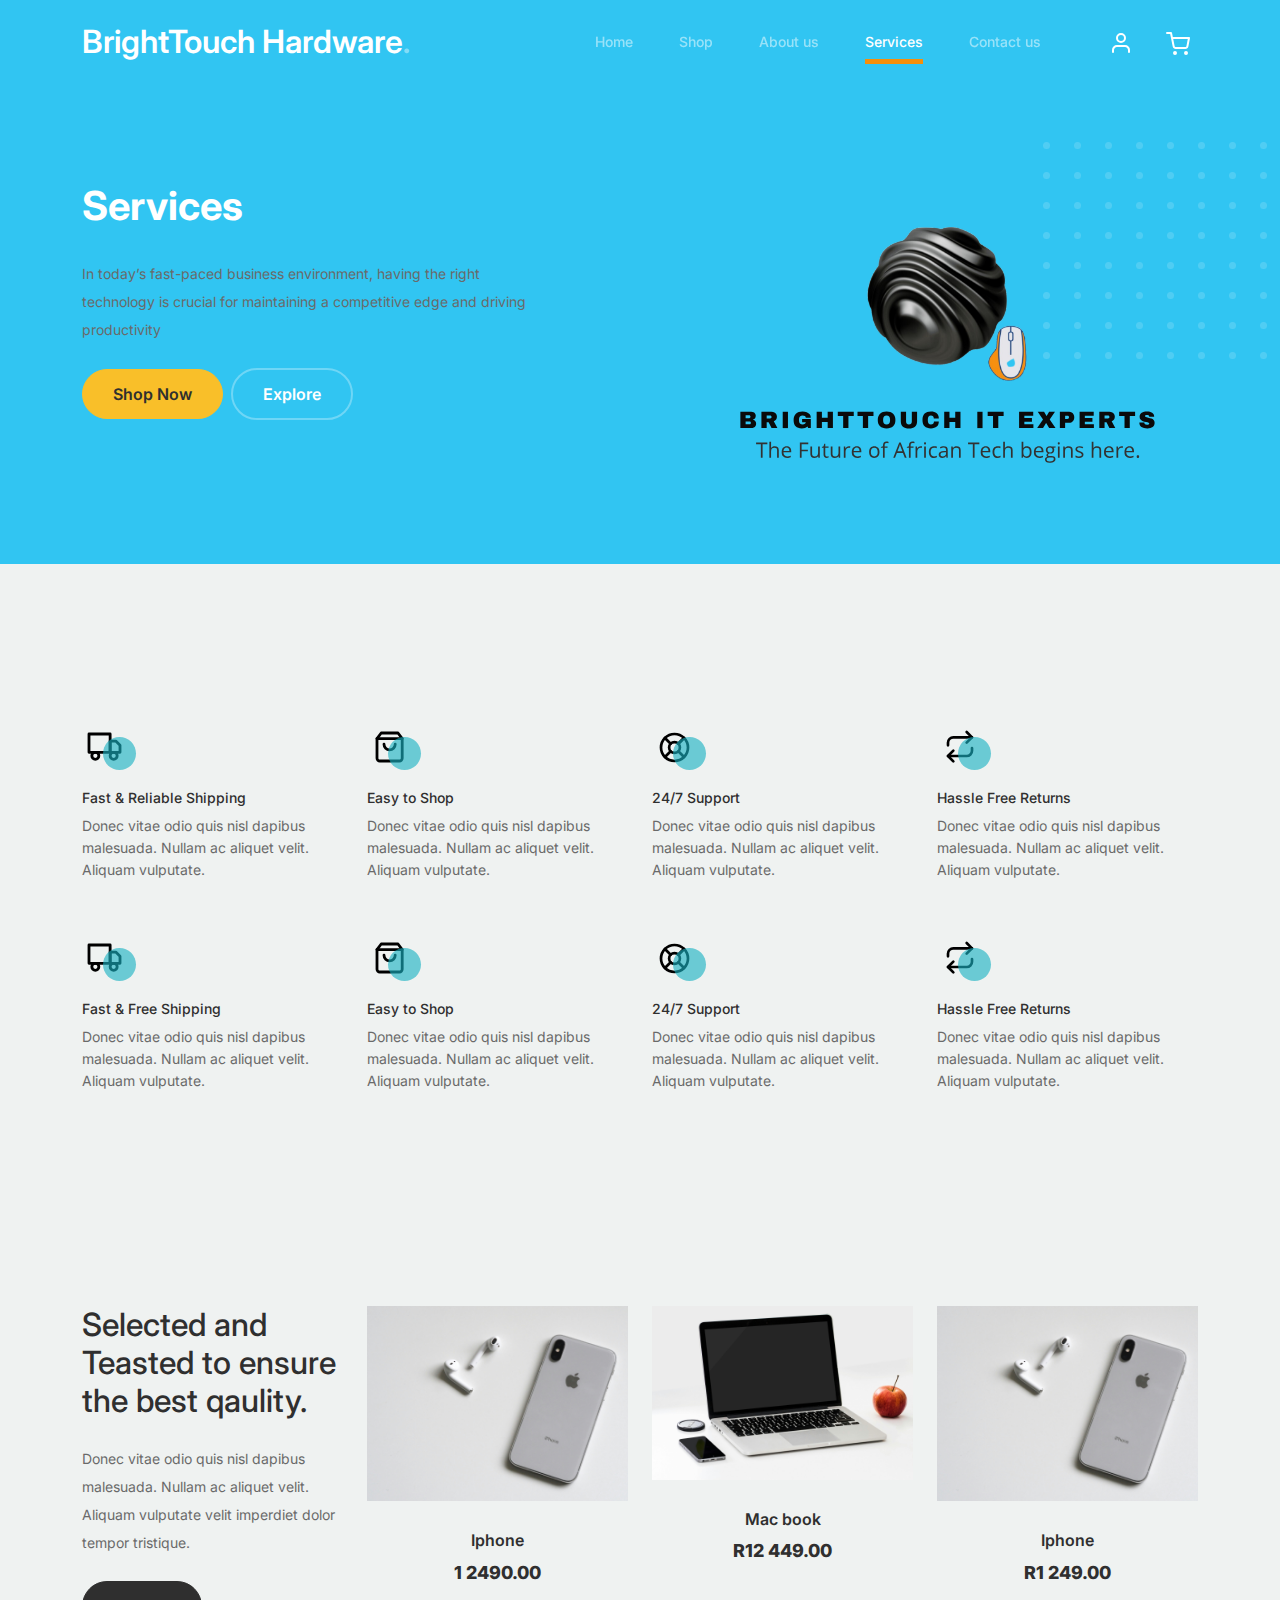
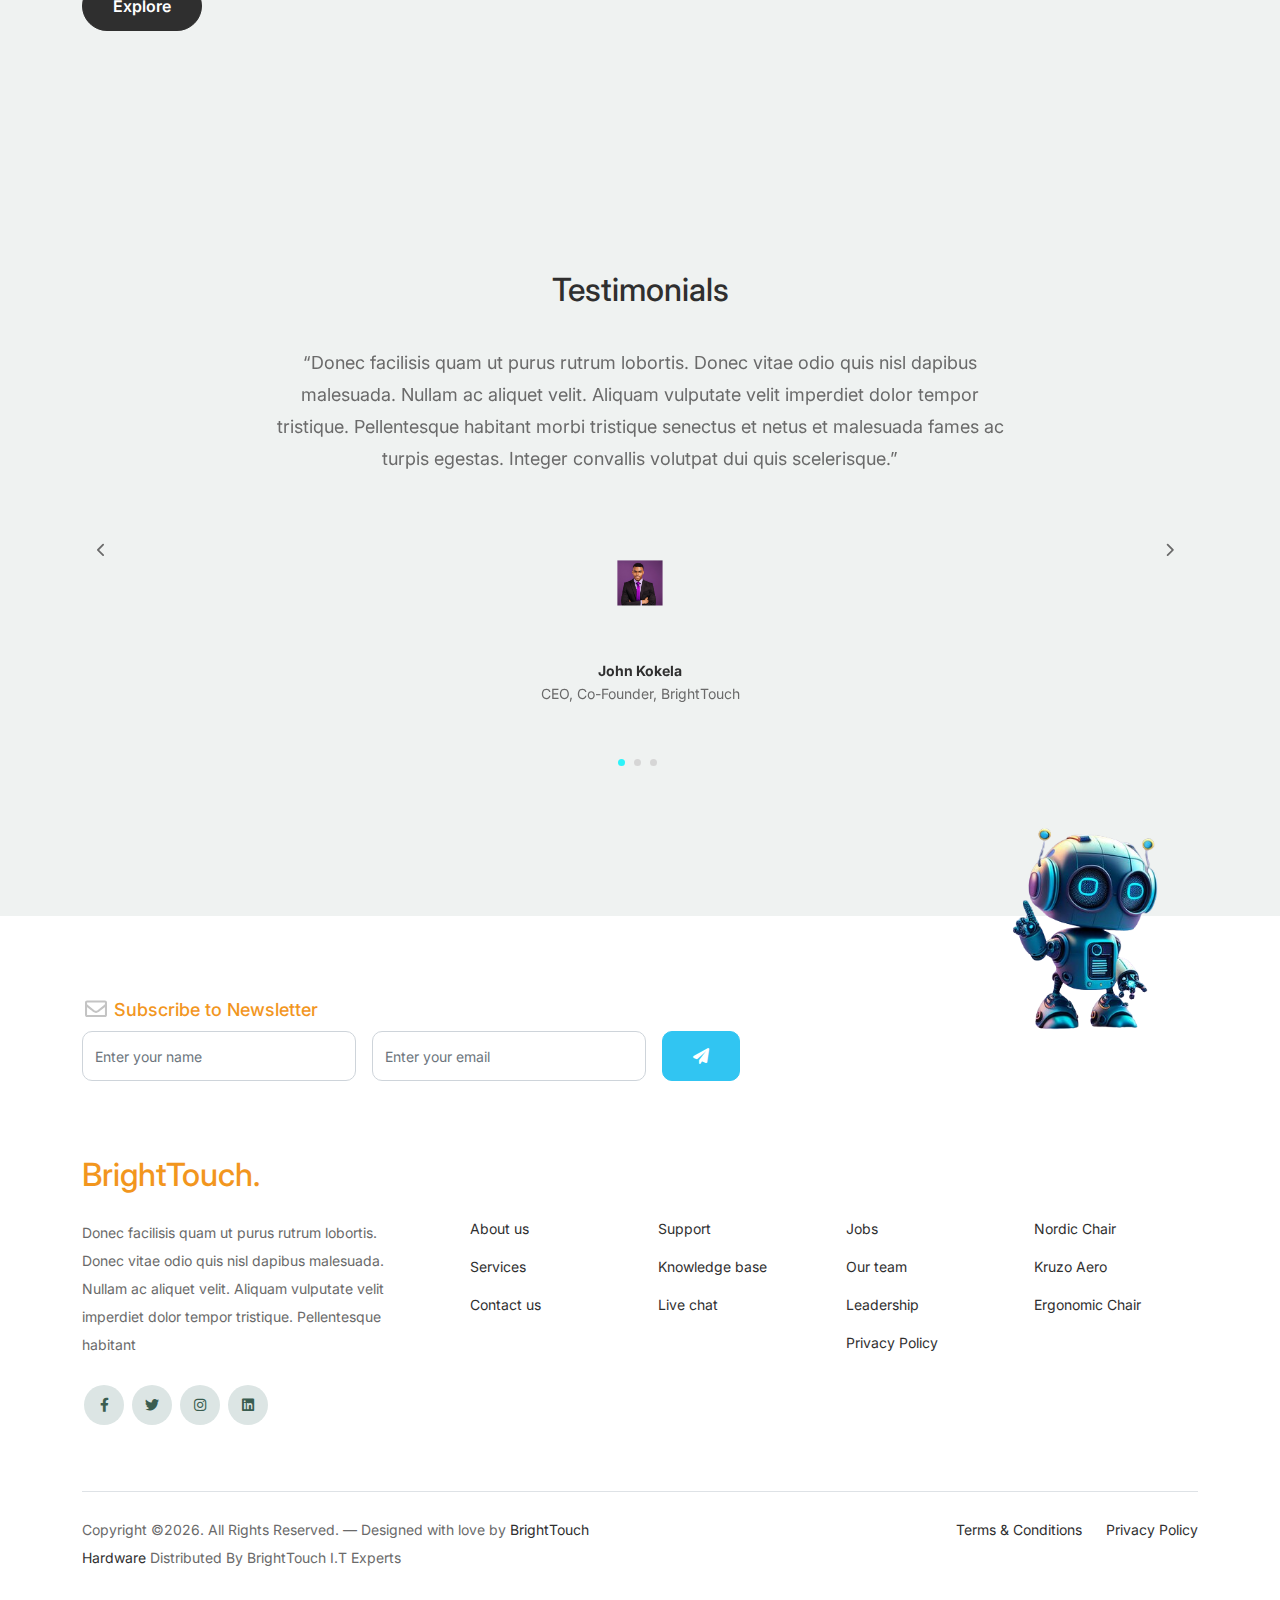
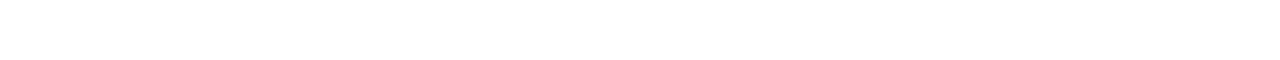
<file: services.html>
<!doctype html>
<html lang="en">
<head>
  <meta charset="utf-8">
  <meta name="viewport" content="width=device-width, initial-scale=1, shrink-to-fit=no">
  <meta name="author" content="BrightTouch">
  <link rel="shortcut icon" href="images/logo.png">

  <meta name="description" content="" />
  <meta name="keywords" content="bootstrap, bootstrap4" />

		<!-- Bootstrap CSS -->
		<link href="css/bootstrap.min.css" rel="stylesheet">
		<link href="https://cdnjs.cloudflare.com/ajax/libs/font-awesome/6.0.0-beta3/css/all.min.css" rel="stylesheet">
		<link href="css/tiny-slider.css" rel="stylesheet">
		<link href="css/style.css" rel="stylesheet">
		<title>BrightTouch Hardware</title>
	</head>

	<body>

		<!-- Start Header/Navigation -->
		<nav class="custom-navbar navbar navbar navbar-expand-md navbar-dark bg-dark" arial-label="Furni navigation bar">

			<div class="container">
				<a class="navbar-brand" href="index.html">BrightTouch Hardware<span>.</span></a>

				<button class="navbar-toggler" type="button" data-bs-toggle="collapse" data-bs-target="#navbarsFurni" aria-controls="navbarsFurni" aria-expanded="false" aria-label="Toggle navigation">
					<span class="navbar-toggler-icon"></span>
				</button>

				<div class="collapse navbar-collapse" id="navbarsFurni">
					<ul class="custom-navbar-nav navbar-nav ms-auto mb-2 mb-md-0">
						<li class="nav-item">
							<a class="nav-link" href="index.html">Home</a>
						</li>
						<li><a class="nav-link" href="shop.html">Shop</a></li>
						<li><a class="nav-link" href="about.html">About us</a></li>
						<li class="active"><a class="nav-link" href="services.html">Services</a></li>
						<li><a class="nav-link" href="contact.html">Contact us</a></li>
					</ul>

					<ul class="custom-navbar-cta navbar-nav mb-2 mb-md-0 ms-5">
						<li><a class="nav-link" href="#"><img src="images/user.svg"></a></li>
						<li><a class="nav-link" href="cart.html"><img src="images/cart.svg"></a></li>
					</ul>
				</div>
			</div>
				
		</nav>
		<!-- End Header/Navigation -->

		<!-- Start Hero Section -->
			<div class="hero">
				<div class="container">
					<div class="row justify-content-between">
						<div class="col-lg-5">
							<div class="intro-excerpt">
								<h1>Services</h1>
								<p class="mb-4">In today’s fast-paced business environment, having the right technology is crucial for maintaining a competitive edge and driving productivity</p>
								<p><a href="" class="btn btn-secondary me-2">Shop Now</a><a href="#" class="btn btn-white-outline">Explore</a></p>
							</div>
						</div>
						<div class="col-lg-7">
							<div class="hero-img-wrap">
								<img src="images/BRIGHTTOUCHlogogo.svg" class="img-fluid">
							</div>
						</div>
					</div>
				</div>
			</div>
		<!-- End Hero Section -->

		

		<!-- Start Why Choose Us Section -->
		<div class="why-choose-section">
			<div class="container">
				
				
				<div class="row my-5">
					<div class="col-6 col-md-6 col-lg-3 mb-4">
						<div class="feature">
							<div class="icon">
								<img src="images/truck.svg" alt="Image" class="imf-fluid">
							</div>
							<h3>Fast &amp; Reliable Shipping</h3>
							<p>Donec vitae odio quis nisl dapibus malesuada. Nullam ac aliquet velit. Aliquam vulputate.</p>
						</div>
					</div>

					<div class="col-6 col-md-6 col-lg-3 mb-4">
						<div class="feature">
							<div class="icon">
								<img src="images/bag.svg" alt="Image" class="imf-fluid">
							</div>
							<h3>Easy to Shop</h3>
							<p>Donec vitae odio quis nisl dapibus malesuada. Nullam ac aliquet velit. Aliquam vulputate.</p>
						</div>
					</div>

					<div class="col-6 col-md-6 col-lg-3 mb-4">
						<div class="feature">
							<div class="icon">
								<img src="images/support.svg" alt="Image" class="imf-fluid">
							</div>
							<h3>24/7 Support</h3>
							<p>Donec vitae odio quis nisl dapibus malesuada. Nullam ac aliquet velit. Aliquam vulputate.</p>
						</div>
					</div>

					<div class="col-6 col-md-6 col-lg-3 mb-4">
						<div class="feature">
							<div class="icon">
								<img src="images/return.svg" alt="Image" class="imf-fluid">
							</div>
							<h3>Hassle Free Returns</h3>
							<p>Donec vitae odio quis nisl dapibus malesuada. Nullam ac aliquet velit. Aliquam vulputate.</p>
						</div>
					</div>

					<div class="col-6 col-md-6 col-lg-3 mb-4">
						<div class="feature">
							<div class="icon">
								<img src="images/truck.svg" alt="Image" class="imf-fluid">
							</div>
							<h3>Fast &amp; Free Shipping</h3>
							<p>Donec vitae odio quis nisl dapibus malesuada. Nullam ac aliquet velit. Aliquam vulputate.</p>
						</div>
					</div>

					<div class="col-6 col-md-6 col-lg-3 mb-4">
						<div class="feature">
							<div class="icon">
								<img src="images/bag.svg" alt="Image" class="imf-fluid">
							</div>
							<h3>Easy to Shop</h3>
							<p>Donec vitae odio quis nisl dapibus malesuada. Nullam ac aliquet velit. Aliquam vulputate.</p>
						</div>
					</div>

					<div class="col-6 col-md-6 col-lg-3 mb-4">
						<div class="feature">
							<div class="icon">
								<img src="images/support.svg" alt="Image" class="imf-fluid">
							</div>
							<h3>24/7 Support</h3>
							<p>Donec vitae odio quis nisl dapibus malesuada. Nullam ac aliquet velit. Aliquam vulputate.</p>
						</div>
					</div>

					<div class="col-6 col-md-6 col-lg-3 mb-4">
						<div class="feature">
							<div class="icon">
								<img src="images/return.svg" alt="Image" class="imf-fluid">
							</div>
							<h3>Hassle Free Returns</h3>
							<p>Donec vitae odio quis nisl dapibus malesuada. Nullam ac aliquet velit. Aliquam vulputate.</p>
						</div>
					</div>

				</div>
			
			</div>
		</div>
		<!-- End Why Choose Us Section -->

		<!-- Start Product Section -->
		<div class="product-section pt-0">
			<div class="container">
				<div class="row">

					<!-- Start Column 1 -->
					<div class="col-md-12 col-lg-3 mb-5 mb-lg-0">
						<h2 class="mb-4 section-title">Selected and Teasted to ensure the best qaulity.</h2>
						<p class="mb-4">Donec vitae odio quis nisl dapibus malesuada. Nullam ac aliquet velit. Aliquam vulputate velit imperdiet dolor tempor tristique. </p>
						<p><a href="#" class="btn">Explore</a></p>
					</div> 
					<!-- End Column 1 -->

					<!-- Start Column 2 -->
					<div class="col-12 col-md-4 col-lg-3 mb-5 mb-md-0">
						<a class="product-item" href="#">
							<img src="images/pexels-jessbaileydesign-788946.jpg" class="img-fluid product-thumbnail">
							<h3 class="product-title">Iphone</h3>
							<strong class="product-price">1 2490.00</strong>

							<span class="icon-cross">
								<img src="images/cross.svg" class="img-fluid">
							</span>
						</a>
					</div> 
					<!-- End Column 2 -->

					<!-- Start Column 3 -->
					<div class="col-12 col-md-4 col-lg-3 mb-5 mb-md-0">
						<a class="product-item" href="#">
							<img src="images/pexels-morningtrain-18105.jpg" class="img-fluid product-thumbnail">
							<h3 class="product-title">Mac book</h3>
							<strong class="product-price">R12 449.00</strong>

							<span class="icon-cross">
								<img src="images/cross.svg" class="img-fluid">
							</span>
						</a>
					</div>
					<!-- End Column 3 -->

					<!-- Start Column 4 -->
					<div class="col-12 col-md-4 col-lg-3 mb-5 mb-md-0">
						<a class="product-item" href="#">
							<img src="images/pexels-jessbaileydesign-788946.jpg" class="img-fluid product-thumbnail">
							<h3 class="product-title">Iphone</h3>
							<strong class="product-price">R1 249.00</strong>

							<span class="icon-cross">
								<img src="images/cross.svg" class="img-fluid">
							</span>
						</a>
					</div>
					<!-- End Column 4 -->

				</div>
			</div>
		</div>
		<!-- End Product Section -->

		

		<!-- Start Testimonial Slider -->
		<div class="testimonial-section before-footer-section">
			<div class="container">
				<div class="row">
					<div class="col-lg-7 mx-auto text-center">
						<h2 class="section-title">Testimonials</h2>
					</div>
				</div>

				<div class="row justify-content-center">
					<div class="col-lg-12">
						<div class="testimonial-slider-wrap text-center">

							<div id="testimonial-nav">
								<span class="prev" data-controls="prev"><span class="fa fa-chevron-left"></span></span>
								<span class="next" data-controls="next"><span class="fa fa-chevron-right"></span></span>
							</div>

							<div class="testimonial-slider">
								
								<div class="item">
									<div class="row justify-content-center">
										<div class="col-lg-8 mx-auto">

											<div class="testimonial-block text-center">
												<blockquote class="mb-5">
													<p>&ldquo;Donec facilisis quam ut purus rutrum lobortis. Donec vitae odio quis nisl dapibus malesuada. Nullam ac aliquet velit. Aliquam vulputate velit imperdiet dolor tempor tristique. Pellentesque habitant morbi tristique senectus et netus et malesuada fames ac turpis egestas. Integer convallis volutpat dui quis scelerisque.&rdquo;</p>
												</blockquote>

												<div class="author-info">
													<div class="author-pic">
														<img src="images/John.png" alt="John Kokela" class="img-fluid">
													</div>
													<h3 class="font-weight-bold">John Kokela</h3>
													<span class="position d-block mb-3">CEO, Co-Founder, BrightTouch</span>
												</div>
											</div>

										</div>
									</div>
								</div> 
								<!-- END item -->

								<div class="item">
									<div class="row justify-content-center">
										<div class="col-lg-8 mx-auto">

											<div class="testimonial-block text-center">
												<blockquote class="mb-5">
													<p>&ldquo;Donec facilisis quam ut purus rutrum lobortis. Donec vitae odio quis nisl dapibus malesuada. Nullam ac aliquet velit. Aliquam vulputate velit imperdiet dolor tempor tristique. Pellentesque habitant morbi tristique senectus et netus et malesuada fames ac turpis egestas. Integer convallis volutpat dui quis scelerisque.&rdquo;</p>
												</blockquote>

												<div class="author-info">
													<div class="author-pic">
														<img src="images/MG.png" alt="Karabo Magongwa" class="img-fluid">
													</div>
													<h3 class="font-weight-bold">Karabo Magongwa</h3>
													<span class="position d-block mb-3">CEO, BrightTouch.</span>
												</div>
											</div>

										</div>
									</div>
								</div> 
								<!-- END item -->

								<div class="item">
									<div class="row justify-content-center">
										<div class="col-lg-8 mx-auto">

											<div class="testimonial-block text-center">
												<blockquote class="mb-5">
													<p>&ldquo;Donec facilisis quam ut purus rutrum lobortis. Donec vitae odio quis nisl dapibus malesuada. Nullam ac aliquet velit. Aliquam vulputate velit imperdiet dolor tempor tristique. Pellentesque habitant morbi tristique senectus et netus et malesuada fames ac turpis egestas. Integer convallis volutpat dui quis scelerisque.&rdquo;</p>
												</blockquote>

												<div class="author-info">
													<div class="author-pic">
														<img src="images/Tony.png" alt="Tony Zambuko" class="img-fluid">
													</div>
													<h3 class="font-weight-bold">Tony Zambuko</h3>
													<span class="position d-block mb-3">CEO, BrightTouch.</span>
												</div>
											</div>

										</div>
									</div>
								</div> 
								<!-- END item -->

							</div>

						</div>
					</div>
				</div>
			</div>
		</div>
		<!-- End Testimonial Slider -->

		

		<!-- Start Footer Section -->
		<footer class="footer-section">
			<div class="container relative">

				<div class="sofa-img">
					<img src="images/360_F_trans.png" alt="Image" class="img-fluid">
				</div>

				<div class="row">
					<div class="col-lg-8">
						<div class="subscription-form">
							<h3 class="d-flex align-items-center"><span class="me-1"><img src="images/envelope-outline.svg" alt="Image" class="img-fluid"></span><span>Subscribe to Newsletter</span></h3>

							<form action="#" class="row g-3">
								<div class="col-auto">
									<input type="text" class="form-control" placeholder="Enter your name">
								</div>
								<div class="col-auto">
									<input type="email" class="form-control" placeholder="Enter your email">
								</div>
								<div class="col-auto">
									<button class="btn btn-primary">
										<span class="fa fa-paper-plane"></span>
									</button>
								</div>
							</form>

						</div>
					</div>
				</div>

				<div class="row g-5 mb-5">
					<div class="col-lg-4">
						<div class="mb-4 footer-logo-wrap"><a href="#" class="footer-logo">BrightTouch<span>.</span></a></div>
						<p class="mb-4">Donec facilisis quam ut purus rutrum lobortis. Donec vitae odio quis nisl dapibus malesuada. Nullam ac aliquet velit. Aliquam vulputate velit imperdiet dolor tempor tristique. Pellentesque habitant</p>

						<ul class="list-unstyled custom-social">
							<li><a href="#"><span class="fa fa-brands fa-facebook-f"></span></a></li>
							<li><a href="#"><span class="fa fa-brands fa-twitter"></span></a></li>
							<li><a href="#"><span class="fa fa-brands fa-instagram"></span></a></li>
							<li><a href="#"><span class="fa fa-brands fa-linkedin"></span></a></li>
						</ul>
					</div>

					<div class="col-lg-8">
						<div class="row links-wrap">
							<div class="col-6 col-sm-6 col-md-3">
								<ul class="list-unstyled">
									<li><a href="#">About us</a></li>
									<li><a href="#">Services</a></li>
									<li><a href="#">Contact us</a></li>
								</ul>
							</div>

							<div class="col-6 col-sm-6 col-md-3">
								<ul class="list-unstyled">
									<li><a href="#">Support</a></li>
									<li><a href="#">Knowledge base</a></li>
									<li><a href="#">Live chat</a></li>
								</ul>
							</div>

							<div class="col-6 col-sm-6 col-md-3">
								<ul class="list-unstyled">
									<li><a href="#">Jobs</a></li>
									<li><a href="#">Our team</a></li>
									<li><a href="#">Leadership</a></li>
									<li><a href="#">Privacy Policy</a></li>
								</ul>
							</div>

							<div class="col-6 col-sm-6 col-md-3">
								<ul class="list-unstyled">
									<li><a href="#">Nordic Chair</a></li>
									<li><a href="#">Kruzo Aero</a></li>
									<li><a href="#">Ergonomic Chair</a></li>
								</ul>
							</div>
						</div>
					</div>

				</div>

				<div class="border-top copyright">
					<div class="row pt-4">
						<div class="col-lg-6">
							<p class="mb-2 text-center text-lg-start">Copyright &copy;<script>document.write(new Date().getFullYear());</script>. All Rights Reserved. &mdash; Designed with love by <a href="https://brighttouchitexperts.co.za">BrightTouch Hardware</a> Distributed By <a hreff="https://brighttouchitexperts.co.za">BrightTouch I.T Experts</a> 
            </p>
						</div>

						<div class="col-lg-6 text-center text-lg-end">
							<ul class="list-unstyled d-inline-flex ms-auto">
								<li class="me-4"><a href="#">Terms &amp; Conditions</a></li>
								<li><a href="#">Privacy Policy</a></li>
							</ul>
						</div>

					</div>
				</div>

			</div>
		</footer>
		<!-- End Footer Section -->	


		<script src="js/bootstrap.bundle.min.js"></script>
		<script src="js/tiny-slider.js"></script>
		<script src="js/custom.js"></script>
	</body>

</html>
</file>
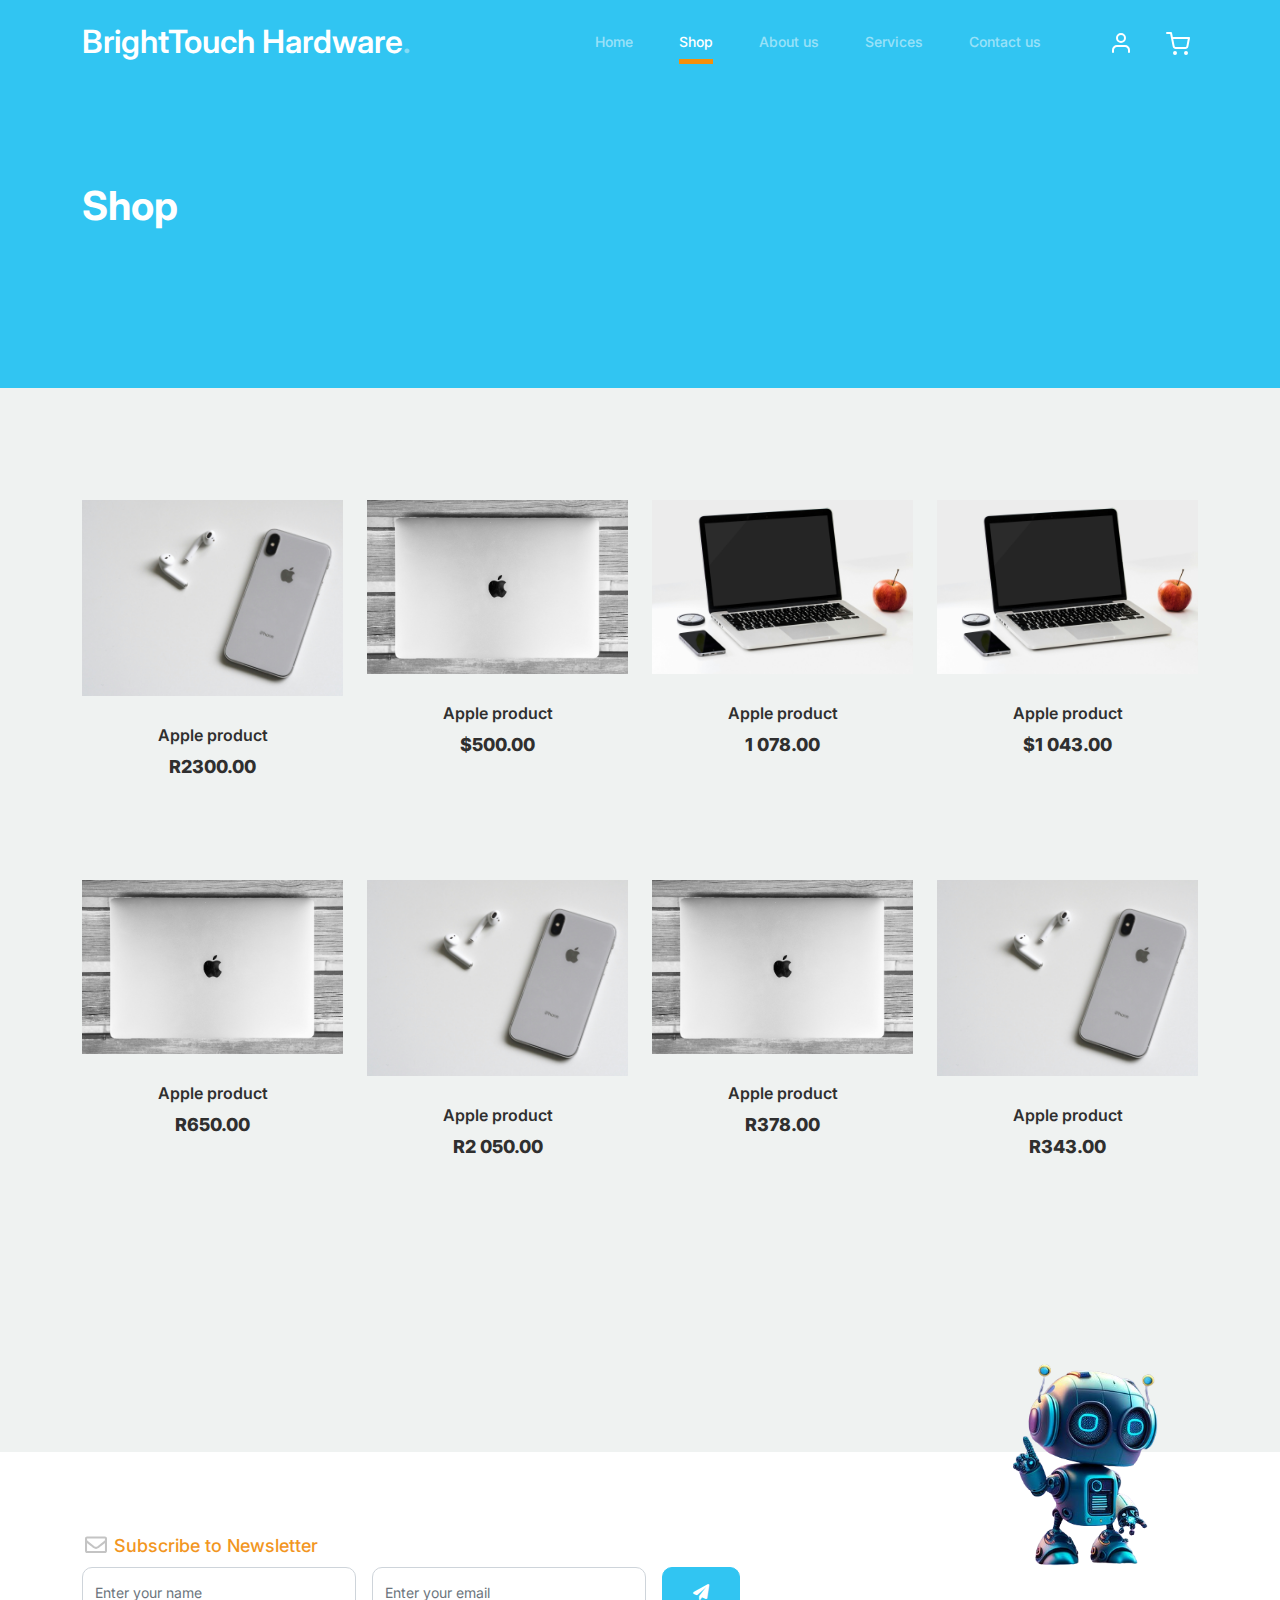
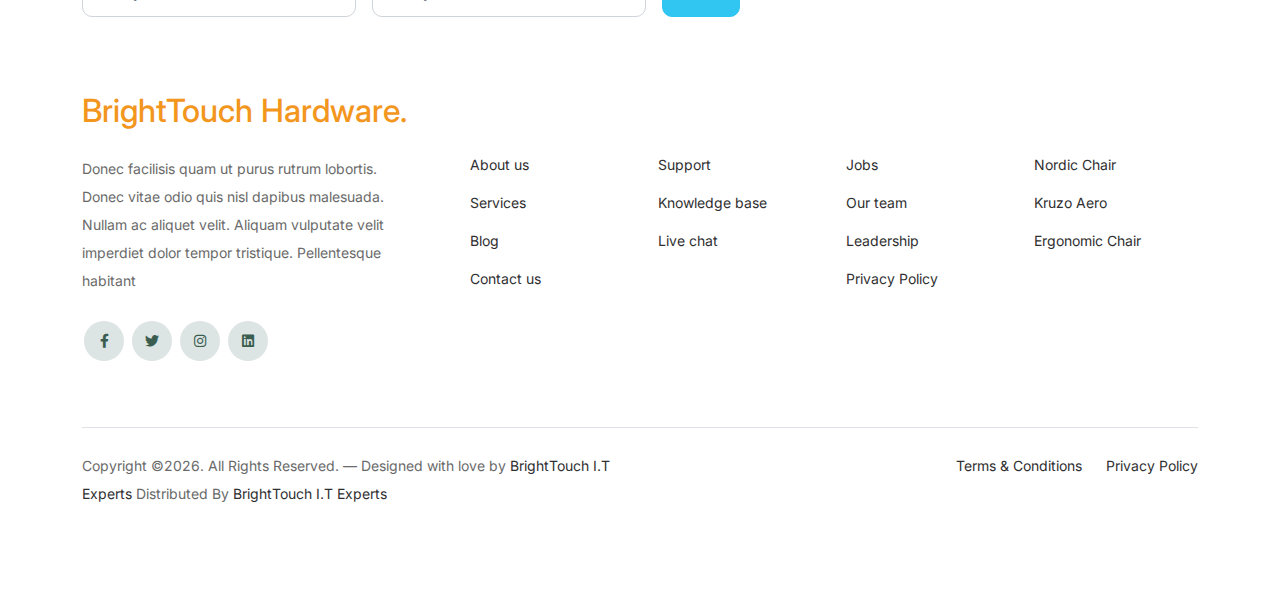
<file: shop.html>
<!doctype html>
<html lang="en">
<head>
  <meta charset="utf-8">
  <meta name="viewport" content="width=device-width, initial-scale=1, shrink-to-fit=no">
  <meta name="author" content="BrightTouch">
  <link rel="shortcut icon" href="images/logo.png">

  <meta name="description" content="" />
  <meta name="keywords" content="bootstrap, bootstrap4" />

		<!-- Bootstrap CSS -->
		<link href="css/bootstrap.min.css" rel="stylesheet">
		<link href="https://cdnjs.cloudflare.com/ajax/libs/font-awesome/6.0.0-beta3/css/all.min.css" rel="stylesheet">
		<link href="css/tiny-slider.css" rel="stylesheet">
		<link href="css/style.css" rel="stylesheet">
		<title>BrightTouch Hardware </title>
	</head>

	<body>

		<!-- Start Header/Navigation -->
		<nav class="custom-navbar navbar navbar navbar-expand-md navbar-dark bg-dark" arial-label="Furni navigation bar">

			<div class="container">
				<a class="navbar-brand" href="index.html">BrightTouch Hardware<span>.</span></a>

				<button class="navbar-toggler" type="button" data-bs-toggle="collapse" data-bs-target="#navbarsFurni" aria-controls="navbarsFurni" aria-expanded="false" aria-label="Toggle navigation">
					<span class="navbar-toggler-icon"></span>
				</button>

				<div class="collapse navbar-collapse" id="navbarsFurni">
					<ul class="custom-navbar-nav navbar-nav ms-auto mb-2 mb-md-0">
						<li class="nav-item ">
							<a class="nav-link" href="index.html">Home</a>
						</li>
						<li class="active"><a class="nav-link" href="shop.html">Shop</a></li>
						<li><a class="nav-link" href="about.html">About us</a></li>
						<li><a class="nav-link" href="services.html">Services</a></li>
						<li><a class="nav-link" href="contact.html">Contact us</a></li>
					</ul>

					<ul class="custom-navbar-cta navbar-nav mb-2 mb-md-0 ms-5">
						<li><a class="nav-link" href="#"><img src="images/user.svg"></a></li>
						<li><a class="nav-link" href="cart.html"><img src="images/cart.svg"></a></li>
					</ul>
				</div>
			</div>
				
		</nav>
		<!-- End Header/Navigation -->

		<!-- Start Hero Section -->
			<div class="hero">
				<div class="container">
					<div class="row justify-content-between">
						<div class="col-lg-5">
							<div class="intro-excerpt">
								<h1>Shop</h1>
							</div>
						</div>
						<div class="col-lg-7">
							
						</div>
					</div>
				</div>
			</div>
		<!-- End Hero Section -->

		

		<div class="untree_co-section product-section before-footer-section">
		    <div class="container">
		      	<div class="row">

		      		<!-- Start Column 1 -->
					<div class="col-12 col-md-4 col-lg-3 mb-5">
						<a class="product-item" href="#">
							<img src="images/pexels-jessbaileydesign-788946.jpg" class="img-fluid product-thumbnail">
							<h3 class="product-title">Apple product</h3>
							<strong class="product-price">R2300.00</strong>

							<span class="icon-cross">
								<img src="images/cross.svg" class="img-fluid">
							</span>
						</a>
					</div> 
					<!-- End Column 1 -->
						
					<!-- Start Column 2 -->
					<div class="col-12 col-md-4 col-lg-3 mb-5">
						<a class="product-item" href="#">
							<img src="images/pexels-pixabay-434346.jpg" class="img-fluid product-thumbnail">
							<h3 class="product-title">Apple product</h3>
							<strong class="product-price">$500.00</strong>

							<span class="icon-cross">
								<img src="images/cross.svg" class="img-fluid">
							</span>
						</a>
					</div> 
					<!-- End Column 2 -->

					<!-- Start Column 3 -->
					<div class="col-12 col-md-4 col-lg-3 mb-5">
						<a class="product-item" href="#">
							<img src="images/pexels-morningtrain-18105.jpg" class="img-fluid product-thumbnail">
							<h3 class="product-title">Apple product</h3>
							<strong class="product-price">1 078.00</strong>

							<span class="icon-cross">
								<img src="images/cross.svg" class="img-fluid">
							</span>
						</a>
					</div>
					<!-- End Column 3 -->

					<!-- Start Column 4 -->
					<div class="col-12 col-md-4 col-lg-3 mb-5">
						<a class="product-item" href="#">
							<img src="images/pexels-morningtrain-18105.jpg" class="img-fluid product-thumbnail">
							<h3 class="product-title">Apple product</h3>
							<strong class="product-price">$1 043.00</strong>

							<span class="icon-cross">
								<img src="images/cross.svg" class="img-fluid">
							</span>
						</a>
					</div>
					<!-- End Column 4 -->


					<!-- Start Column 1 -->
					<div class="col-12 col-md-4 col-lg-3 mb-5">
						<a class="product-item" href="#">
							<img src="images/pexels-pixabay-434346.jpg" class="img-fluid product-thumbnail">
							<h3 class="product-title">Apple product</h3>
							<strong class="product-price">R650.00</strong>

							<span class="icon-cross">
								<img src="images/cross.svg" class="img-fluid">
							</span>
						</a>
					</div> 
					<!-- End Column 1 -->
						
					<!-- Start Column 2 -->
					<div class="col-12 col-md-4 col-lg-3 mb-5">
						<a class="product-item" href="#">
							<img src="images/pexels-jessbaileydesign-788946.jpg" class="img-fluid product-thumbnail">
							<h3 class="product-title">Apple product</h3>
							<strong class="product-price">R2 050.00</strong>

							<span class="icon-cross">
								<img src="images/cross.svg" class="img-fluid">
							</span>
						</a>
					</div> 
					<!-- End Column 2 -->

					<!-- Start Column 3 -->
					<div class="col-12 col-md-4 col-lg-3 mb-5">
						<a class="product-item" href="#">
							<img src="images/pexels-pixabay-434346.jpg" class="img-fluid product-thumbnail">
							<h3 class="product-title">Apple product</h3>
							<strong class="product-price">R378.00</strong>

							<span class="icon-cross">
								<img src="images/cross.svg" class="img-fluid">
							</span>
						</a>
					</div>
					<!-- End Column 3 -->

					<!-- Start Column 4 -->
					<div class="col-12 col-md-4 col-lg-3 mb-5">
						<a class="product-item" href="#">
							<img src="images/pexels-jessbaileydesign-788946.jpg" class="img-fluid product-thumbnail">
							<h3 class="product-title">Apple product</h3>
							<strong class="product-price">R343.00</strong>

							<span class="icon-cross">
								<img src="images/cross.svg" class="img-fluid">
							</span>
						</a>
					</div>
					<!-- End Column 4 -->

		      	</div>
		    </div>
		</div>


		<!-- Start Footer Section -->
		<footer class="footer-section">
			<div class="container relative">

				<div class="sofa-img">
					<img src="images/360_F_trans.png" alt="Image" class="img-fluid">
				</div>

				<div class="row">
					<div class="col-lg-8">
						<div class="subscription-form">
							<h3 class="d-flex align-items-center"><span class="me-1"><img src="images/envelope-outline.svg" alt="Image" class="img-fluid"></span><span>Subscribe to Newsletter</span></h3>

							<form action="#" class="row g-3">
								<div class="col-auto">
									<input type="text" class="form-control" placeholder="Enter your name">
								</div>
								<div class="col-auto">
									<input type="email" class="form-control" placeholder="Enter your email">
								</div>
								<div class="col-auto">
									<button class="btn btn-primary">
										<span class="fa fa-paper-plane"></span>
									</button>
								</div>
							</form>

						</div>
					</div>
				</div>

				<div class="row g-5 mb-5">
					<div class="col-lg-4">
						<div class="mb-4 footer-logo-wrap"><a href="#" class="footer-logo">BrightTouch Hardware<span>.</span></a></div>
						<p class="mb-4">Donec facilisis quam ut purus rutrum lobortis. Donec vitae odio quis nisl dapibus malesuada. Nullam ac aliquet velit. Aliquam vulputate velit imperdiet dolor tempor tristique. Pellentesque habitant</p>

						<ul class="list-unstyled custom-social">
							<li><a href="#"><span class="fa fa-brands fa-facebook-f"></span></a></li>
							<li><a href="#"><span class="fa fa-brands fa-twitter"></span></a></li>
							<li><a href="#"><span class="fa fa-brands fa-instagram"></span></a></li>
							<li><a href="#"><span class="fa fa-brands fa-linkedin"></span></a></li>
						</ul>
					</div>

					<div class="col-lg-8">
						<div class="row links-wrap">
							<div class="col-6 col-sm-6 col-md-3">
								<ul class="list-unstyled">
									<li><a href="#">About us</a></li>
									<li><a href="#">Services</a></li>
									<li><a href="#">Blog</a></li>
									<li><a href="#">Contact us</a></li>
								</ul>
							</div>

							<div class="col-6 col-sm-6 col-md-3">
								<ul class="list-unstyled">
									<li><a href="#">Support</a></li>
									<li><a href="#">Knowledge base</a></li>
									<li><a href="#">Live chat</a></li>
								</ul>
							</div>

							<div class="col-6 col-sm-6 col-md-3">
								<ul class="list-unstyled">
									<li><a href="#">Jobs</a></li>
									<li><a href="#">Our team</a></li>
									<li><a href="#">Leadership</a></li>
									<li><a href="#">Privacy Policy</a></li>
								</ul>
							</div>

							<div class="col-6 col-sm-6 col-md-3">
								<ul class="list-unstyled">
									<li><a href="#">Nordic Chair</a></li>
									<li><a href="#">Kruzo Aero</a></li>
									<li><a href="#">Ergonomic Chair</a></li>
								</ul>
							</div>
						</div>
					</div>

				</div>

				<div class="border-top copyright">
					<div class="row pt-4">
						<div class="col-lg-6">
							<p class="mb-2 text-center text-lg-start">Copyright &copy;<script>document.write(new Date().getFullYear());</script>. All Rights Reserved. &mdash; Designed with love by <a href="https://brighttouchitexperts.co.za">BrightTouch I.T Experts</a>  Distributed By <a href="https://brighttouchitexperts.co.za">BrightTouch I.T Experts</a> 
            </p>
						</div>

						<div class="col-lg-6 text-center text-lg-end">
							<ul class="list-unstyled d-inline-flex ms-auto">
								<li class="me-4"><a href="#">Terms &amp; Conditions</a></li>
								<li><a href="#">Privacy Policy</a></li>
							</ul>
						</div>

					</div>
				</div>

			</div>
		</footer>
		<!-- End Footer Section -->	


		<script src="js/bootstrap.bundle.min.js"></script>
		<script src="js/tiny-slider.js"></script>
		<script src="js/custom.js"></script>
	</body>

</html>
</file>
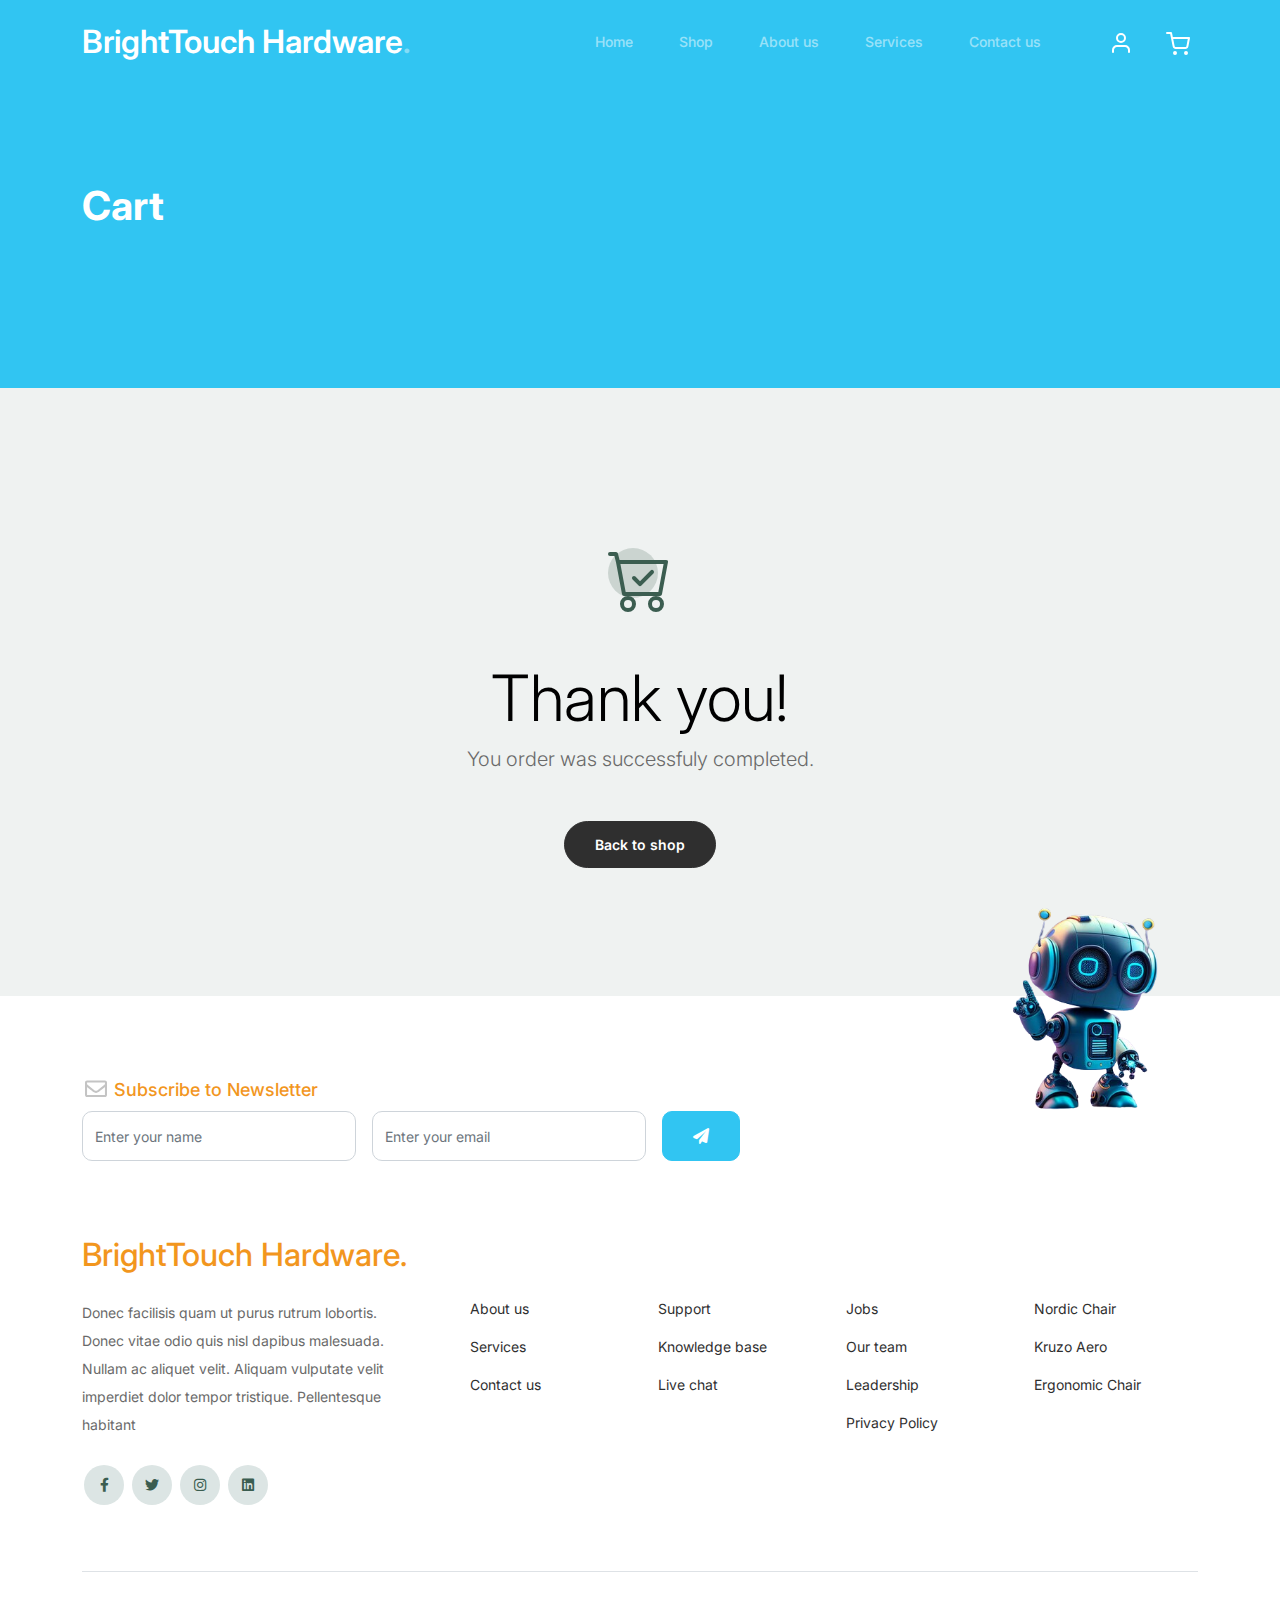
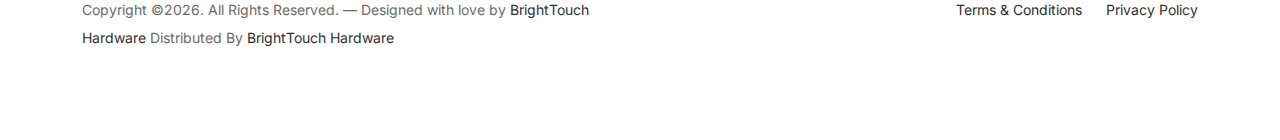
<file: thankyou.html>
<!doctype html>
<html lang="en">
<head>
  <meta charset="utf-8">
  <meta name="viewport" content="width=device-width, initial-scale=1, shrink-to-fit=no">
  <meta name="author" content="brighttouchitexperts.co.za">
  <link rel="shortcut icon" href="images/logo.png">

  <meta name="description" content="" />
  <meta name="keywords" content="bootstrap, bootstrap4" />

		<!-- Bootstrap CSS -->
		<link href="css/bootstrap.min.css" rel="stylesheet">
		<link href="https://cdnjs.cloudflare.com/ajax/libs/font-awesome/6.0.0-beta3/css/all.min.css" rel="stylesheet">
		<link href="css/tiny-slider.css" rel="stylesheet">
		<link href="css/style.css" rel="stylesheet">
		<title>BrightTouch Hardware</title>
	</head>

	<body>

		<!-- Start Header/Navigation -->
		<nav class="custom-navbar navbar navbar navbar-expand-md navbar-dark bg-dark" arial-label="Furni navigation bar">

			<div class="container">
				<a class="navbar-brand" href="index.html">BrightTouch Hardware<span>.</span></a>

				<button class="navbar-toggler" type="button" data-bs-toggle="collapse" data-bs-target="#navbarsFurni" aria-controls="navbarsFurni" aria-expanded="false" aria-label="Toggle navigation">
					<span class="navbar-toggler-icon"></span>
				</button>

				<div class="collapse navbar-collapse" id="navbarsFurni">
					<ul class="custom-navbar-nav navbar-nav ms-auto mb-2 mb-md-0">
						<li class="nav-item ">
							<a class="nav-link" href="index.html">Home</a>
						</li>
						<li><a class="nav-link" href="shop.html">Shop</a></li>
						<li><a class="nav-link" href="about.html">About us</a></li>
						<li><a class="nav-link" href="services.html">Services</a></li>
						<li><a class="nav-link" href="contact.html">Contact us</a></li>
					</ul>

					<ul class="custom-navbar-cta navbar-nav mb-2 mb-md-0 ms-5">
						<li><a class="nav-link" href="#"><img src="images/user.svg"></a></li>
						<li><a class="nav-link" href="cart.html"><img src="images/cart.svg"></a></li>
					</ul>
				</div>
			</div>
				
		</nav>
		<!-- End Header/Navigation -->

		<!-- Start Hero Section -->
			<div class="hero">
				<div class="container">
					<div class="row justify-content-between">
						<div class="col-lg-5">
							<div class="intro-excerpt">
								<h1>Cart</h1>
							</div>
						</div>
						<div class="col-lg-7">
							
						</div>
					</div>
				</div>
			</div>
		<!-- End Hero Section -->

		

		<div class="untree_co-section">
    <div class="container">
      <div class="row">
        <div class="col-md-12 text-center pt-5">
          <span class="display-3 thankyou-icon text-primary">
            <svg width="1em" height="1em" viewBox="0 0 16 16" class="bi bi-cart-check mb-5" fill="currentColor" xmlns="http://www.w3.org/2000/svg">
              <path fill-rule="evenodd" d="M11.354 5.646a.5.5 0 0 1 0 .708l-3 3a.5.5 0 0 1-.708 0l-1.5-1.5a.5.5 0 1 1 .708-.708L8 8.293l2.646-2.647a.5.5 0 0 1 .708 0z"/>
              <path fill-rule="evenodd" d="M0 1.5A.5.5 0 0 1 .5 1H2a.5.5 0 0 1 .485.379L2.89 3H14.5a.5.5 0 0 1 .491.592l-1.5 8A.5.5 0 0 1 13 12H4a.5.5 0 0 1-.491-.408L2.01 3.607 1.61 2H.5a.5.5 0 0 1-.5-.5zM3.102 4l1.313 7h8.17l1.313-7H3.102zM5 12a2 2 0 1 0 0 4 2 2 0 0 0 0-4zm7 0a2 2 0 1 0 0 4 2 2 0 0 0 0-4zm-7 1a1 1 0 1 0 0 2 1 1 0 0 0 0-2zm7 0a1 1 0 1 0 0 2 1 1 0 0 0 0-2z"/>
            </svg>
          </span>
          <h2 class="display-3 text-black">Thank you!</h2>
          <p class="lead mb-5">You order was successfuly completed.</p>
          <p><a href="shop.html" class="btn btn-sm btn-outline-black">Back to shop</a></p>
        </div>
      </div>
    </div>
  </div>

		<!-- Start Footer Section -->
		<footer class="footer-section">
			<div class="container relative">

				<div class="sofa-img">
					<img src="images/360_F_trans.png" alt="Image" class="img-fluid">
				</div>

				<div class="row">
					<div class="col-lg-8">
						<div class="subscription-form">
							<h3 class="d-flex align-items-center"><span class="me-1"><img src="images/envelope-outline.svg" alt="Image" class="img-fluid"></span><span>Subscribe to Newsletter</span></h3>

							<form action="#" class="row g-3">
								<div class="col-auto">
									<input type="text" class="form-control" placeholder="Enter your name">
								</div>
								<div class="col-auto">
									<input type="email" class="form-control" placeholder="Enter your email">
								</div>
								<div class="col-auto">
									<button class="btn btn-primary">
										<span class="fa fa-paper-plane"></span>
									</button>
								</div>
							</form>

						</div>
					</div>
				</div>

				<div class="row g-5 mb-5">
					<div class="col-lg-4">
						<div class="mb-4 footer-logo-wrap"><a href="#" class="footer-logo">BrightTouch Hardware<span>.</span></a></div>
						<p class="mb-4">Donec facilisis quam ut purus rutrum lobortis. Donec vitae odio quis nisl dapibus malesuada. Nullam ac aliquet velit. Aliquam vulputate velit imperdiet dolor tempor tristique. Pellentesque habitant</p>

						<ul class="list-unstyled custom-social">
							<li><a href="#"><span class="fa fa-brands fa-facebook-f"></span></a></li>
							<li><a href="#"><span class="fa fa-brands fa-twitter"></span></a></li>
							<li><a href="#"><span class="fa fa-brands fa-instagram"></span></a></li>
							<li><a href="#"><span class="fa fa-brands fa-linkedin"></span></a></li>
						</ul>
					</div>

					<div class="col-lg-8">
						<div class="row links-wrap">
							<div class="col-6 col-sm-6 col-md-3">
								<ul class="list-unstyled">
									<li><a href="#">About us</a></li>
									<li><a href="#">Services</a></li>
									<li><a href="#">Contact us</a></li>
								</ul>
							</div>

							<div class="col-6 col-sm-6 col-md-3">
								<ul class="list-unstyled">
									<li><a href="#">Support</a></li>
									<li><a href="#">Knowledge base</a></li>
									<li><a href="#">Live chat</a></li>
								</ul>
							</div>

							<div class="col-6 col-sm-6 col-md-3">
								<ul class="list-unstyled">
									<li><a href="#">Jobs</a></li>
									<li><a href="#">Our team</a></li>
									<li><a href="#">Leadership</a></li>
									<li><a href="#">Privacy Policy</a></li>
								</ul>
							</div>

							<div class="col-6 col-sm-6 col-md-3">
								<ul class="list-unstyled">
									<li><a href="#">Nordic Chair</a></li>
									<li><a href="#">Kruzo Aero</a></li>
									<li><a href="#">Ergonomic Chair</a></li>
								</ul>
							</div>
						</div>
					</div>

				</div>

				<div class="border-top copyright">
					<div class="row pt-4">
						<div class="col-lg-6">
							<p class="mb-2 text-center text-lg-start">Copyright &copy;<script>document.write(new Date().getFullYear());</script>. All Rights Reserved. &mdash; Designed with love by <a href="https://brighttouchitexperts.co.za">BrightTouch Hardware</a> Distributed By <a href="https://brightouchitexperts.co.za">BrightTouch Hardware</a>
            </p>
						</div>

						<div class="col-lg-6 text-center text-lg-end">
							<ul class="list-unstyled d-inline-flex ms-auto">
								<li class="me-4"><a href="#">Terms &amp; Conditions</a></li>
								<li><a href="#">Privacy Policy</a></li>
							</ul>
						</div>

					</div>
				</div>

			</div>
		</footer>
		<!-- End Footer Section -->	


		<script src="js/bootstrap.bundle.min.js"></script>
		<script src="js/tiny-slider.js"></script>
		<script src="js/custom.js"></script>
	</body>

</html>
</file>
<file: css/tiny-slider.css>
.tns-outer{padding:0 !important}.tns-outer [hidden]{display:none !important}.tns-outer [aria-controls],.tns-outer [data-action]{cursor:pointer}.tns-slider{-webkit-transition:all 0s;-moz-transition:all 0s;transition:all 0s}.tns-slider>.tns-item{-webkit-box-sizing:border-box;-moz-box-sizing:border-box;box-sizing:border-box}.tns-horizontal.tns-subpixel{white-space:nowrap}.tns-horizontal.tns-subpixel>.tns-item{display:inline-block;vertical-align:top;white-space:normal}.tns-horizontal.tns-no-subpixel:after{content:'';display:table;clear:both}.tns-horizontal.tns-no-subpixel>.tns-item{float:left}.tns-horizontal.tns-carousel.tns-no-subpixel>.tns-item{margin-right:-100%}.tns-no-calc{position:relative;left:0}.tns-gallery{position:relative;left:0;min-height:1px}.tns-gallery>.tns-item{position:absolute;left:-100%;-webkit-transition:transform 0s, opacity 0s;-moz-transition:transform 0s, opacity 0s;transition:transform 0s, opacity 0s}.tns-gallery>.tns-slide-active{position:relative;left:auto !important}.tns-gallery>.tns-moving{-webkit-transition:all 0.25s;-moz-transition:all 0.25s;transition:all 0.25s}.tns-autowidth{display:inline-block}.tns-lazy-img{-webkit-transition:opacity 0.6s;-moz-transition:opacity 0.6s;transition:opacity 0.6s;opacity:0.6}.tns-lazy-img.tns-complete{opacity:1}.tns-ah{-webkit-transition:height 0s;-moz-transition:height 0s;transition:height 0s}.tns-ovh{overflow:hidden}.tns-visually-hidden{position:absolute;left:-10000em}.tns-transparent{opacity:0;visibility:hidden}.tns-fadeIn{opacity:1;filter:alpha(opacity=100);z-index:0}.tns-normal,.tns-fadeOut{opacity:0;filter:alpha(opacity=0);z-index:-1}.tns-vpfix{white-space:nowrap}.tns-vpfix>div,.tns-vpfix>li{display:inline-block}.tns-t-subp2{margin:0 auto;width:310px;position:relative;height:10px;overflow:hidden}.tns-t-ct{width:2333.3333333%;width:-webkit-calc(100% * 70 / 3);width:-moz-calc(100% * 70 / 3);width:calc(100% * 70 / 3);position:absolute;right:0}.tns-t-ct:after{content:'';display:table;clear:both}.tns-t-ct>div{width:1.4285714%;width:-webkit-calc(100% / 70);width:-moz-calc(100% / 70);width:calc(100% / 70);height:10px;float:left}

/*# sourceMappingURL=sourcemaps/tiny-slider.css.map */
</file>
<file: css/style.css>
/*
* Template Name: UntreeStore
* Template Author: Untree.co
* Author URI: https://untree.co/
* License: https://creativecommons.org/licenses/by/3.0/
*/
@import url("https://fonts.googleapis.com/css2?family=Inter:wght@400;500;600;700;800&display=swap");
body {
  overflow-x: hidden;
  position: relative; }

body {
  font-family: "Inter", sans-serif;
  font-weight: 400;
  line-height: 28px;
  color: #6a6a6a;
  font-size: 14px;
  background-color: #eff2f1; }

a {
  text-decoration: none;
  -webkit-transition: .3s all ease;
  -o-transition: .3s all ease;
  transition: .3s all ease;
  color: #2f2f2f;
  text-decoration: underline; }
  a:hover {
    color: #2f2f2f;
    text-decoration: none; }
  a.more {
    font-weight: 600; }

.custom-navbar {
  background: #31C5F2 !important;
  padding-top: 20px;
  padding-bottom: 20px; }
  .custom-navbar .navbar-brand {
    font-size: 32px;
    font-weight: 600; }
    .custom-navbar .navbar-brand > span {
      opacity: .4; }
  .custom-navbar .navbar-toggler {
    border-color: transparent; }
    .custom-navbar .navbar-toggler:active, .custom-navbar .navbar-toggler:focus {
      -webkit-box-shadow: none;
      box-shadow: none;
      outline: none; }
  @media (min-width: 992px) {
    .custom-navbar .custom-navbar-nav li {
      margin-left: 15px;
      margin-right: 15px; } }
  .custom-navbar .custom-navbar-nav li a {
    font-weight: 500;
    color: #ffffff !important;
    opacity: .5;
    -webkit-transition: .3s all ease;
    -o-transition: .3s all ease;
    transition: .3s all ease;
    position: relative; }
    @media (min-width: 768px) {
      .custom-navbar .custom-navbar-nav li a:before {
        content: "";
        position: absolute;
        bottom: 0;
        left: 8px;
        right: 8px;
        background: #f58f0a;
        height: 5px;
        opacity: 1;
        visibility: visible;
        width: 0;
        -webkit-transition: .15s all ease-out;
        -o-transition: .15s all ease-out;
        transition: .15s all ease-out; } }
    .custom-navbar .custom-navbar-nav li a:hover {
      opacity: 1; }
      .custom-navbar .custom-navbar-nav li a:hover:before {
        width: calc(100% - 16px); }
  .custom-navbar .custom-navbar-nav li.active a {
    opacity: 1; }
    .custom-navbar .custom-navbar-nav li.active a:before {
      width: calc(100% - 16px); }
  .custom-navbar .custom-navbar-cta {
    margin-left: 0 !important;
    -webkit-box-orient: horizontal;
    -webkit-box-direction: normal;
    -ms-flex-direction: row;
    flex-direction: row; }
    @media (min-width: 768px) {
      .custom-navbar .custom-navbar-cta {
        margin-left: 40px !important; } }
    .custom-navbar .custom-navbar-cta li {
      margin-left: 0px;
      margin-right: 0px; }
      .custom-navbar .custom-navbar-cta li:first-child {
        margin-right: 20px; }

.hero {
  background: #31C5F2;
  padding: calc(4rem - 30px) 0 0rem 0; }
  @media (min-width: 768px) {
    .hero {
      padding: calc(4rem - 30px) 0 4rem 0; } }
  @media (min-width: 992px) {
    .hero {
      padding: calc(8rem - 30px) 0 8rem 0; } }
  .hero .intro-excerpt {
    position: relative;
    z-index: 4; }
    @media (min-width: 992px) {
      .hero .intro-excerpt {
        max-width: 450px; } }
  .hero h1 {
    font-weight: 700;
    color: #ffffff;
    margin-bottom: 30px; }
    @media (min-width: 1400px) {
      .hero h1 {
        font-size: 54px; } }
  .hero p {
    color: rgba(152, 0, 254, 0.995)
    margin-botom: 30px; }
  .hero .hero-img-wrap {
    position: relative; }
    .hero .hero-img-wrap img {
      position: relative;
      top: 0px;
      right: 0px;
      z-index: 2;
      max-width: 780px;
      left: -20px; }
      @media (min-width: 768px) {
        .hero .hero-img-wrap img {
          right: 0px;
          left: -100px; } }
      @media (min-width: 992px) {
        .hero .hero-img-wrap img {
          left: 0px;
          top: -80px;
          position: absolute;
          right: -50px; } }
      @media (min-width: 1200px) {
        .hero .hero-img-wrap img {
          left: 0px;
          top: -80px;
          right: -100px; } }
    .hero .hero-img-wrap:after {
      content: "";
      position: absolute;
      width: 255px;
      height: 217px;
      background-image: url("../images/dots-light.svg");
      background-size: contain;
      background-repeat: no-repeat;
      right: -100px;
      top: -0px; }
      @media (min-width: 1200px) {
        .hero .hero-img-wrap:after {
          top: -40px; } }

.btn {
  font-weight: 600;
  padding: 12px 30px;
  border-radius: 30px;
  color: #ffffff;
  background: #2f2f2f;
  border-color: #2f2f2f; }
  .btn:hover {
    color: #ffffff;
    background: #222222;
    border-color: #222222; }
  .btn:active, .btn:focus {
    outline: none !important;
    -webkit-box-shadow: none;
    box-shadow: none; }
  .btn.btn-primary {
    background:  #31C5F2;
    border-color:  #31C5F2; }
    .btn.btn-primary:hover {
      background:  #31C5F2;
      border-color:  #31C5F2; }
  .btn.btn-secondary {
    color: #2f2f2f;
    background: #f9bf29;
    border-color: #f9bf29; }
    .btn.btn-secondary:hover {
      background: #f8b810;
      border-color: #f8b810; }
  .btn.btn-white-outline {
    background: transparent;
    border-width: 2px;
    border-color: rgba(255, 255, 255, 0.3); }
    .btn.btn-white-outline:hover {
      border-color: white;
      color: #ffffff; }

.section-title {
  color: #2f2f2f; }

.product-section {
  padding: 7rem 0; }
  .product-section .product-item {
    text-align: center;
    text-decoration: none;
    display: block;
    position: relative;
    padding-bottom: 50px;
    cursor: pointer; }
    .product-section .product-item .product-thumbnail {
      margin-bottom: 30px;
      position: relative;
      top: 0;
      -webkit-transition: .3s all ease;
      -o-transition: .3s all ease;
      transition: .3s all ease; }
    .product-section .product-item h3 {
      font-weight: 600;
      font-size: 16px; }
    .product-section .product-item strong {
      font-weight: 800 !important;
      font-size: 18px !important; }
    .product-section .product-item h3, .product-section .product-item strong {
      color: #2f2f2f;
      text-decoration: none; }
    .product-section .product-item .icon-cross {
      position: absolute;
      width: 35px;
      height: 35px;
      display: inline-block;
      background: #2f2f2f;
      bottom: 15px;
      left: 50%;
      -webkit-transform: translateX(-50%);
      -ms-transform: translateX(-50%);
      transform: translateX(-50%);
      margin-bottom: -17.5px;
      border-radius: 50%;
      opacity: 0;
      visibility: hidden;
      -webkit-transition: .3s all ease;
      -o-transition: .3s all ease;
      transition: .3s all ease; }
      .product-section .product-item .icon-cross img {
        position: absolute;
        left: 50%;
        top: 50%;
        -webkit-transform: translate(-50%, -50%);
        -ms-transform: translate(-50%, -50%);
        transform: translate(-50%, -50%); }
    .product-section .product-item:before {
      bottom: 0;
      left: 0;
      right: 0;
      position: absolute;
      content: "";
      background: #dce5e4;
      height: 0%;
      z-index: -1;
      border-radius: 10px;
      -webkit-transition: .3s all ease;
      -o-transition: .3s all ease;
      transition: .3s all ease; }
    .product-section .product-item:hover .product-thumbnail {
      top: -25px; }
    .product-section .product-item:hover .icon-cross {
      bottom: 0;
      opacity: 1;
      visibility: visible; }
    .product-section .product-item:hover:before {
      height: 70%; }

.why-choose-section {
  padding: 7rem 0; }
  .why-choose-section .img-wrap {
    position: relative; }
    .why-choose-section .img-wrap:before {
      position: absolute;
      content: "";
      width: 255px;
      height: 217px;
      background-image: url("../images/dots-yellow.svg");
      background-repeat: no-repeat;
      background-size: contain;
      -webkit-transform: translate(-40%, -40%);
      -ms-transform: translate(-40%, -40%);
      transform: translate(-40%, -40%);
      z-index: -1; }
    .why-choose-section .img-wrap img {
      border-radius: 20px; }

.feature {
  margin-bottom: 30px; }
  .feature .icon {
    display: inline-block;
    position: relative;
    margin-bottom: 20px; }
    .feature .icon:before {
      content: "";
      width: 33px;
      height: 33px;
      position: absolute;
      background: rgba(24, 177, 194, 0.619);
      border-radius: 50%;
      right: -8px;
      bottom: 0; }
  .feature h3 {
    font-size: 14px;
    color: #2f2f2f; }
  .feature p {
    font-size: 14px;
    line-height: 22px;
    color: #6a6a6a; }

.we-help-section {
  padding: 7rem 0; }
  .we-help-section .imgs-grid {
    display: -ms-grid;
    display: grid;
    -ms-grid-columns: (1fr)[27];
    grid-template-columns: repeat(27, 1fr);
    position: relative; }
    .we-help-section .imgs-grid:before {
      position: absolute;
      content: "";
      width: 255px;
      height: 217px;
      background-image: url("../images/dots-green.svg");
      background-size: contain;
      background-repeat: no-repeat;
      -webkit-transform: translate(-40%, -40%);
      -ms-transform: translate(-40%, -40%);
      transform: translate(-40%, -40%);
      z-index: -1; }
    .we-help-section .imgs-grid .grid {
      position: relative; }
      .we-help-section .imgs-grid .grid img {
        border-radius: 20px;
        max-width: 100%; }
      .we-help-section .imgs-grid .grid.grid-1 {
        -ms-grid-column: 1;
        -ms-grid-column-span: 18;
        grid-column: 1 / span 18;
        -ms-grid-row: 1;
        -ms-grid-row-span: 27;
        grid-row: 1 / span 27; }
      .we-help-section .imgs-grid .grid.grid-2 {
        -ms-grid-column: 19;
        -ms-grid-column-span: 27;
        grid-column: 19 / span 27;
        -ms-grid-row: 1;
        -ms-grid-row-span: 5;
        grid-row: 1 / span 5;
        padding-left: 20px; }
      .we-help-section .imgs-grid .grid.grid-3 {
        -ms-grid-column: 14;
        -ms-grid-column-span: 16;
        grid-column: 14 / span 16;
        -ms-grid-row: 6;
        -ms-grid-row-span: 27;
        grid-row: 6 / span 27;
        padding-top: 20px; }

.custom-list {
  width: 100%; }
  .custom-list li {
    display: inline-block;
    width: calc(50% - 20px);
    margin-bottom: 12px;
    line-height: 1.5;
    position: relative;
    padding-left: 20px; }
    .custom-list li:before {
      content: "";
      width: 8px;
      height: 8px;
      border-radius: 50%;
      border: 2px solid #31C5F2;
      position: absolute;
      left: 0;
      top: 8px; }

.popular-product {
  padding: 0 0 7rem 0; }
  .popular-product .product-item-sm h3 {
    font-size: 14px;
    font-weight: 700;
    color: #2f2f2f; }
  .popular-product .product-item-sm a {
    text-decoration: none;
    color: #2f2f2f;
    -webkit-transition: .3s all ease;
    -o-transition: .3s all ease;
    transition: .3s all ease; }
    .popular-product .product-item-sm a:hover {
      color: rgba(47, 47, 47, 0.5); }
  .popular-product .product-item-sm p {
    line-height: 1.4;
    margin-bottom: 10px;
    font-size: 14px; }
  .popular-product .product-item-sm .thumbnail {
    margin-right: 10px;
    -webkit-box-flex: 0;
    -ms-flex: 0 0 120px;
    flex: 0 0 120px;
    position: relative; }
    .popular-product .product-item-sm .thumbnail:before {
      content: "";
      position: absolute;
      border-radius: 20px;
      background: #dce5e4;
      width: 98px;
      height: 98px;
      top: 50%;
      left: 50%;
      -webkit-transform: translate(-50%, -50%);
      -ms-transform: translate(-50%, -50%);
      transform: translate(-50%, -50%);
      z-index: -1; }

.testimonial-section {
  padding: 3rem 0 7rem 0; }

.testimonial-slider-wrap {
  position: relative; }
  .testimonial-slider-wrap .tns-inner {
    padding-top: 30px; }
  .testimonial-slider-wrap .item .testimonial-block blockquote {
    font-size: 16px; }
    @media (min-width: 768px) {
      .testimonial-slider-wrap .item .testimonial-block blockquote {
        line-height: 32px;
        font-size: 18px; } }
  .testimonial-slider-wrap .item .testimonial-block .author-info .author-pic {
    margin-bottom: 20px; }
    .testimonial-slider-wrap .item .testimonial-block .author-info .author-pic img {
      max-width: 80px;
      border-radius: 50%; }
  .testimonial-slider-wrap .item .testimonial-block .author-info h3 {
    font-size: 14px;
    font-weight: 700;
    color: #2f2f2f;
    margin-bottom: 0; }
  .testimonial-slider-wrap #testimonial-nav {
    position: absolute;
    top: 50%;
    z-index: 99;
    width: 100%;
    display: none; }
    @media (min-width: 768px) {
      .testimonial-slider-wrap #testimonial-nav {
        display: block; } }
    .testimonial-slider-wrap #testimonial-nav > span {
      cursor: pointer;
      position: absolute;
      width: 58px;
      height: 58px;
      line-height: 58px;
      border-radius: 50%;
      background: rgb(45, 243, 249)
      color: #2f2f2f;
      -webkit-transition: .3s all ease;
      -o-transition: .3s all ease;
      transition: .3s all ease; }
      .testimonial-slider-wrap #testimonial-nav > span:hover {
        background: #2DF3F9;
        color: #ffffff; }
    .testimonial-slider-wrap #testimonial-nav .prev {
      left: -10px; }
    .testimonial-slider-wrap #testimonial-nav .next {
      right: 0; }
  .testimonial-slider-wrap .tns-nav {
    position: absolute;
    bottom: -50px;
    left: 50%;
    -webkit-transform: translateX(-50%);
    -ms-transform: translateX(-50%);
    transform: translateX(-50%); }
    .testimonial-slider-wrap .tns-nav button {
      background: none;
      border: none;
      display: inline-block;
      position: relative;
      width: 0 !important;
      height: 7px !important;
      margin: 2px; }
      .testimonial-slider-wrap .tns-nav button:active, .testimonial-slider-wrap .tns-nav button:focus, .testimonial-slider-wrap .tns-nav button:hover {
        outline: none;
        -webkit-box-shadow: none;
        box-shadow: none;
        background: none; }
      .testimonial-slider-wrap .tns-nav button:before {
        display: block;
        width: 7px;
        height: 7px;
        left: 0;
        top: 0;
        position: absolute;
        content: "";
        border-radius: 50%;
        -webkit-transition: .3s all ease;
        -o-transition: .3s all ease;
        transition: .3s all ease;
        background-color: #d6d6d6; }
      .testimonial-slider-wrap .tns-nav button:hover:before, .testimonial-slider-wrap .tns-nav button.tns-nav-active:before {
        background-color: #2DF3F9; }

.before-footer-section {
  padding: 7rem 0 12rem 0 !important; }

.blog-section {
  padding: 7rem 0 12rem 0; }
  .blog-section .post-entry a {
    text-decoration: none; }
  .blog-section .post-entry .post-thumbnail {
    display: block;
    margin-bottom: 20px; }
    .blog-section .post-entry .post-thumbnail img {
      border-radius: 20px;
      -webkit-transition: .3s all ease;
      -o-transition: .3s all ease;
      transition: .3s all ease; }
  .blog-section .post-entry .post-content-entry {
    padding-left: 15px;
    padding-right: 15px; }
    .blog-section .post-entry .post-content-entry h3 {
      font-size: 16px;
      margin-bottom: 0;
      font-weight: 600;
      margin-bottom: 7px; }
    .blog-section .post-entry .post-content-entry .meta {
      font-size: 14px; }
      .blog-section .post-entry .post-content-entry .meta a {
        font-weight: 600; }
  .blog-section .post-entry:hover .post-thumbnail img, .blog-section .post-entry:focus .post-thumbnail img {
    opacity: .7; }

.footer-section {
  padding: 80px 0;
  background: #ffffff; }
  .footer-section .relative {
    position: relative; }
  .footer-section a {
    text-decoration: none;
    color: #2f2f2f;
    -webkit-transition: .3s all ease;
    -o-transition: .3s all ease;
    transition: .3s all ease; }
    .footer-section a:hover {
      color: rgba(47, 47, 47, 0.5); }
  .footer-section .subscription-form {
    margin-bottom: 40px;
    position: relative;
    z-index: 2;
    margin-top: 100px; }
    @media (min-width: 992px) {
      .footer-section .subscription-form {
        margin-top: 0px;
        margin-bottom: 80px; } }
    .footer-section .subscription-form h3 {
      font-size: 18px;
      font-weight: 500;
      color: #F2961E; }
    .footer-section .subscription-form .form-control {
      height: 50px;
      border-radius: 10px;
      font-family: "Inter", sans-serif; }
      .footer-section .subscription-form .form-control:active, .footer-section .subscription-form .form-control:focus {
        outline: none;
        -webkit-box-shadow: none;
        box-shadow: none;
        border-color: #F2961E;
        -webkit-box-shadow: 0 1px 4px 0 rgba(0, 0, 0, 0.2);
        box-shadow: 0 1px 4px 0 rgba(0, 0, 0, 0.2); }
      .footer-section .subscription-form .form-control::-webkit-input-placeholder {
        font-size: 14px; }
      .footer-section .subscription-form .form-control::-moz-placeholder {
        font-size: 14px; }
      .footer-section .subscription-form .form-control:-ms-input-placeholder {
        font-size: 14px; }
      .footer-section .subscription-form .form-control:-moz-placeholder {
        font-size: 14px; }
    .footer-section .subscription-form .btn {
      border-radius: 10px !important; }
  .footer-section .sofa-img {
    position: absolute;
    top: -200px;
    z-index: 1;
    right: 0; }
    .footer-section .sofa-img img {
      max-width: 380px; }
  .footer-section .links-wrap {
    margin-top: 0px; }
    @media (min-width: 992px) {
      .footer-section .links-wrap {
        margin-top: 54px; } }
    .footer-section .links-wrap ul li {
      margin-bottom: 10px; }
  .footer-section .footer-logo-wrap .footer-logo {
    font-size: 32px;
    font-weight: 500;
    text-decoration: none;
    color: #F2961E; }
  .footer-section .custom-social li {
    margin: 2px;
    display: inline-block; }
    .footer-section .custom-social li a {
      width: 40px;
      height: 40px;
      text-align: center;
      line-height: 40px;
      display: inline-block;
      background: #dce5e4;
      color: #3b5d50;
      border-radius: 50%; }
      .footer-section .custom-social li a:hover {
        background: #3b5d50;
        color: #ffffff; }
  .footer-section .border-top {
    border-color: #dce5e4; }
    .footer-section .border-top.copyright {
      font-size: 14px !important; }

.untree_co-section {
  padding: 7rem 0; }

.form-control {
  height: 50px;
  border-radius: 10px;
  font-family: "Inter", sans-serif; }
  .form-control:active, .form-control:focus {
    outline: none;
    -webkit-box-shadow: none;
    box-shadow: none;
    border-color: #3b5d50;
    -webkit-box-shadow: 0 1px 4px 0 rgba(0, 0, 0, 0.2);
    box-shadow: 0 1px 4px 0 rgba(0, 0, 0, 0.2); }
  .form-control::-webkit-input-placeholder {
    font-size: 14px; }
  .form-control::-moz-placeholder {
    font-size: 14px; }
  .form-control:-ms-input-placeholder {
    font-size: 14px; }
  .form-control:-moz-placeholder {
    font-size: 14px; }

.service {
  line-height: 1.5; }
  .service .service-icon {
    border-radius: 10px;
    -webkit-box-flex: 0;
    -ms-flex: 0 0 50px;
    flex: 0 0 50px;
    height: 50px;
    line-height: 50px;
    text-align: center;
    background: #3b5d50;
    margin-right: 20px;
    color: #ffffff; }

textarea {
  height: auto !important; }

.site-blocks-table {
  overflow: auto; }
  .site-blocks-table .product-thumbnail {
    width: 200px; }
  .site-blocks-table .btn {
    padding: 2px 10px; }
  .site-blocks-table thead th {
    padding: 30px;
    text-align: center;
    border-width: 0px !important;
    vertical-align: middle;
    color: rgba(0, 0, 0, 0.8);
    font-size: 18px; }
  .site-blocks-table td {
    padding: 20px;
    text-align: center;
    vertical-align: middle;
    color: rgba(0, 0, 0, 0.8); }
  .site-blocks-table tbody tr:first-child td {
    border-top: 1px solid #3b5d50 !important; }
  .site-blocks-table .btn {
    background: none !important;
    color: #000000;
    border: none;
    height: auto !important; }

.site-block-order-table th {
  border-top: none !important;
  border-bottom-width: 1px !important; }

.site-block-order-table td, .site-block-order-table th {
  color: #000000; }

.couponcode-wrap input {
  border-radius: 10px !important; }

.text-primary {
  color: #3b5d50 !important; }

.thankyou-icon {
  position: relative;
  color: #3b5d50; }
  .thankyou-icon:before {
    position: absolute;
    content: "";
    width: 50px;
    height: 50px;
    border-radius: 50%;
    background: rgba(59, 93, 80, 0.2); }
</file>
